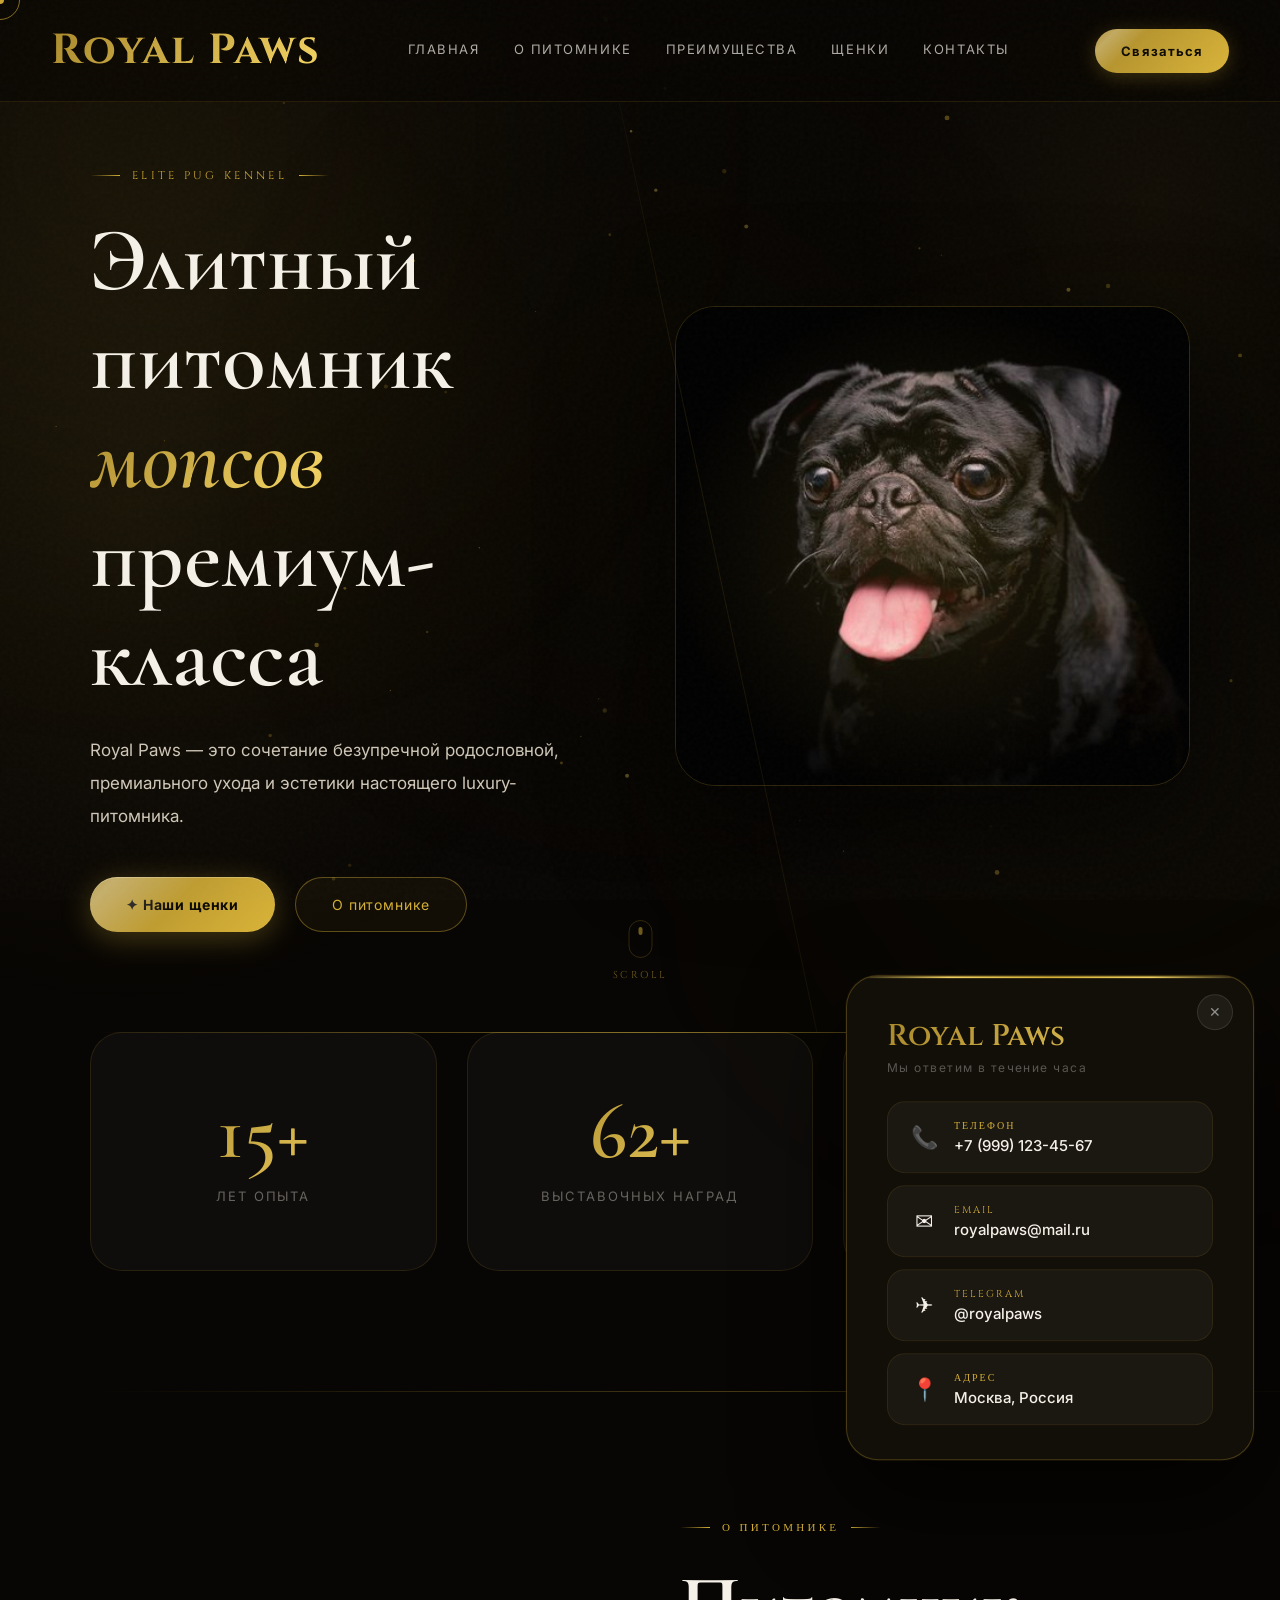
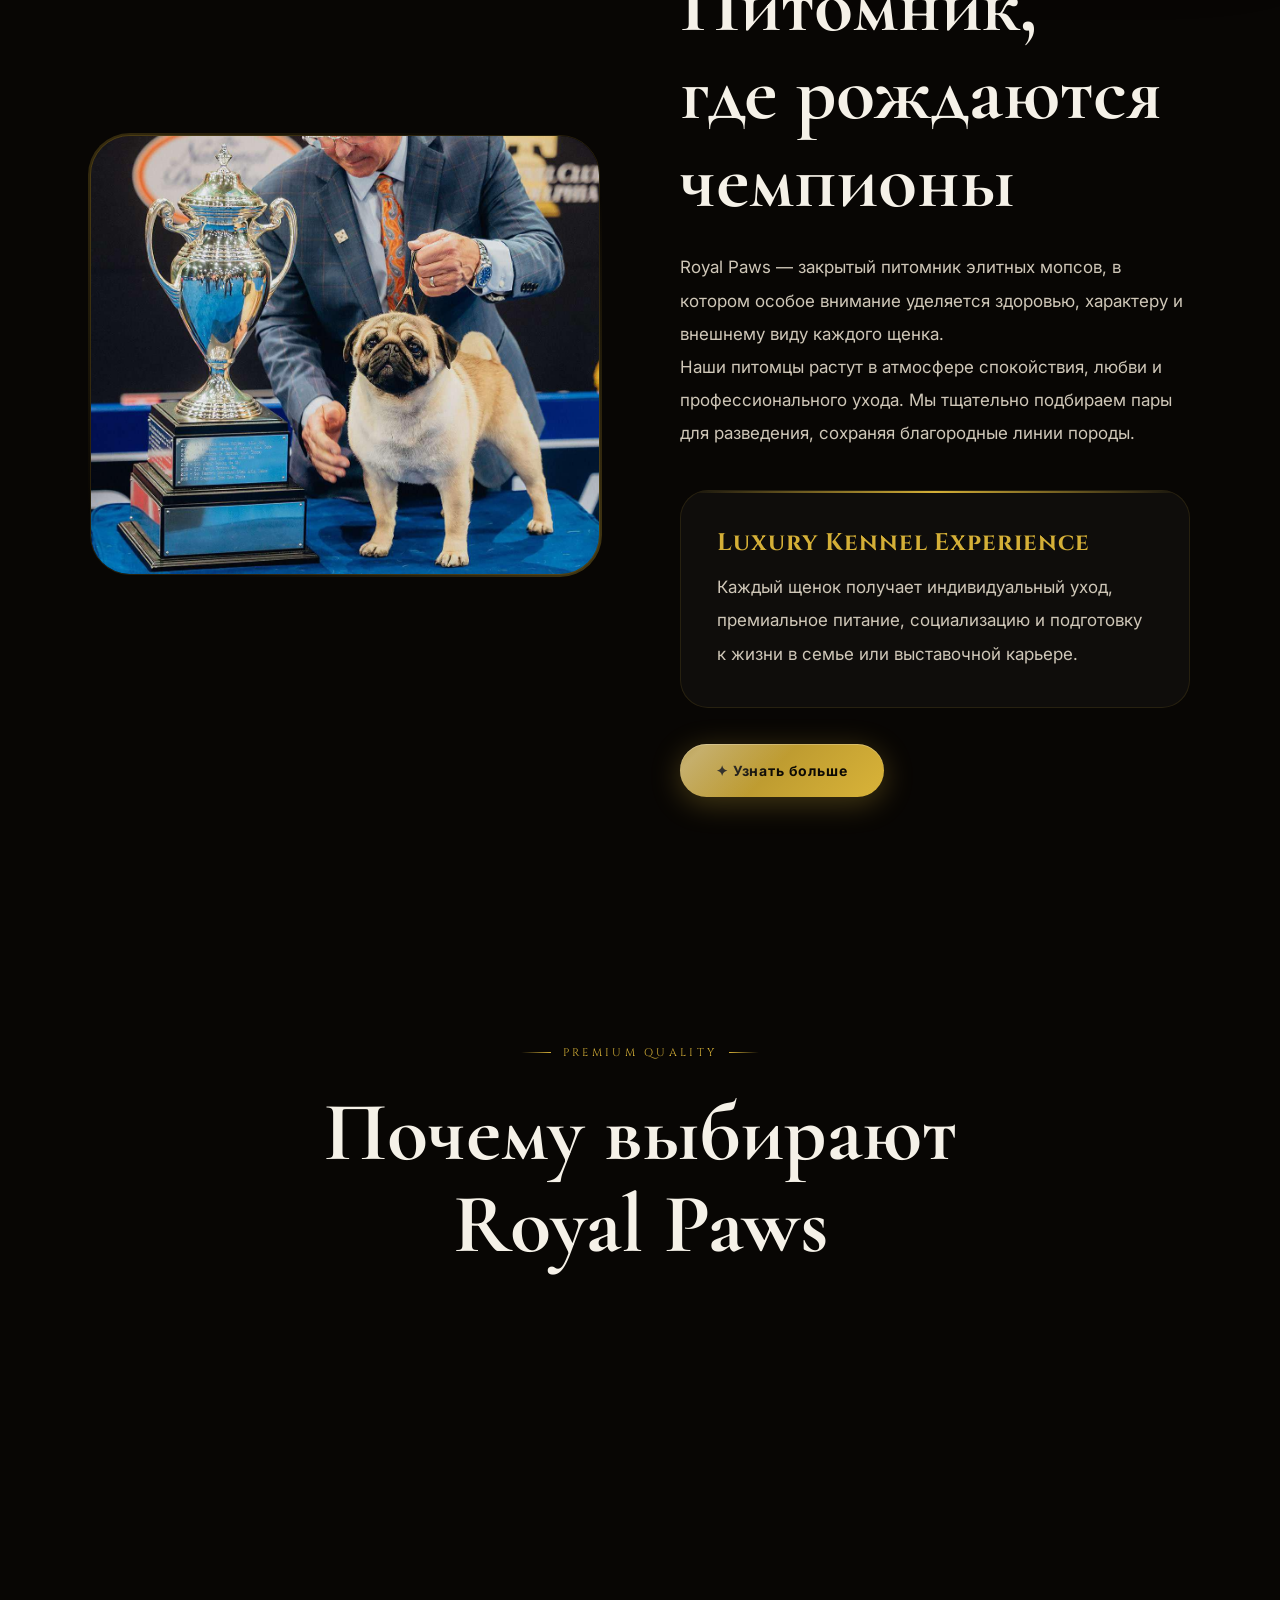
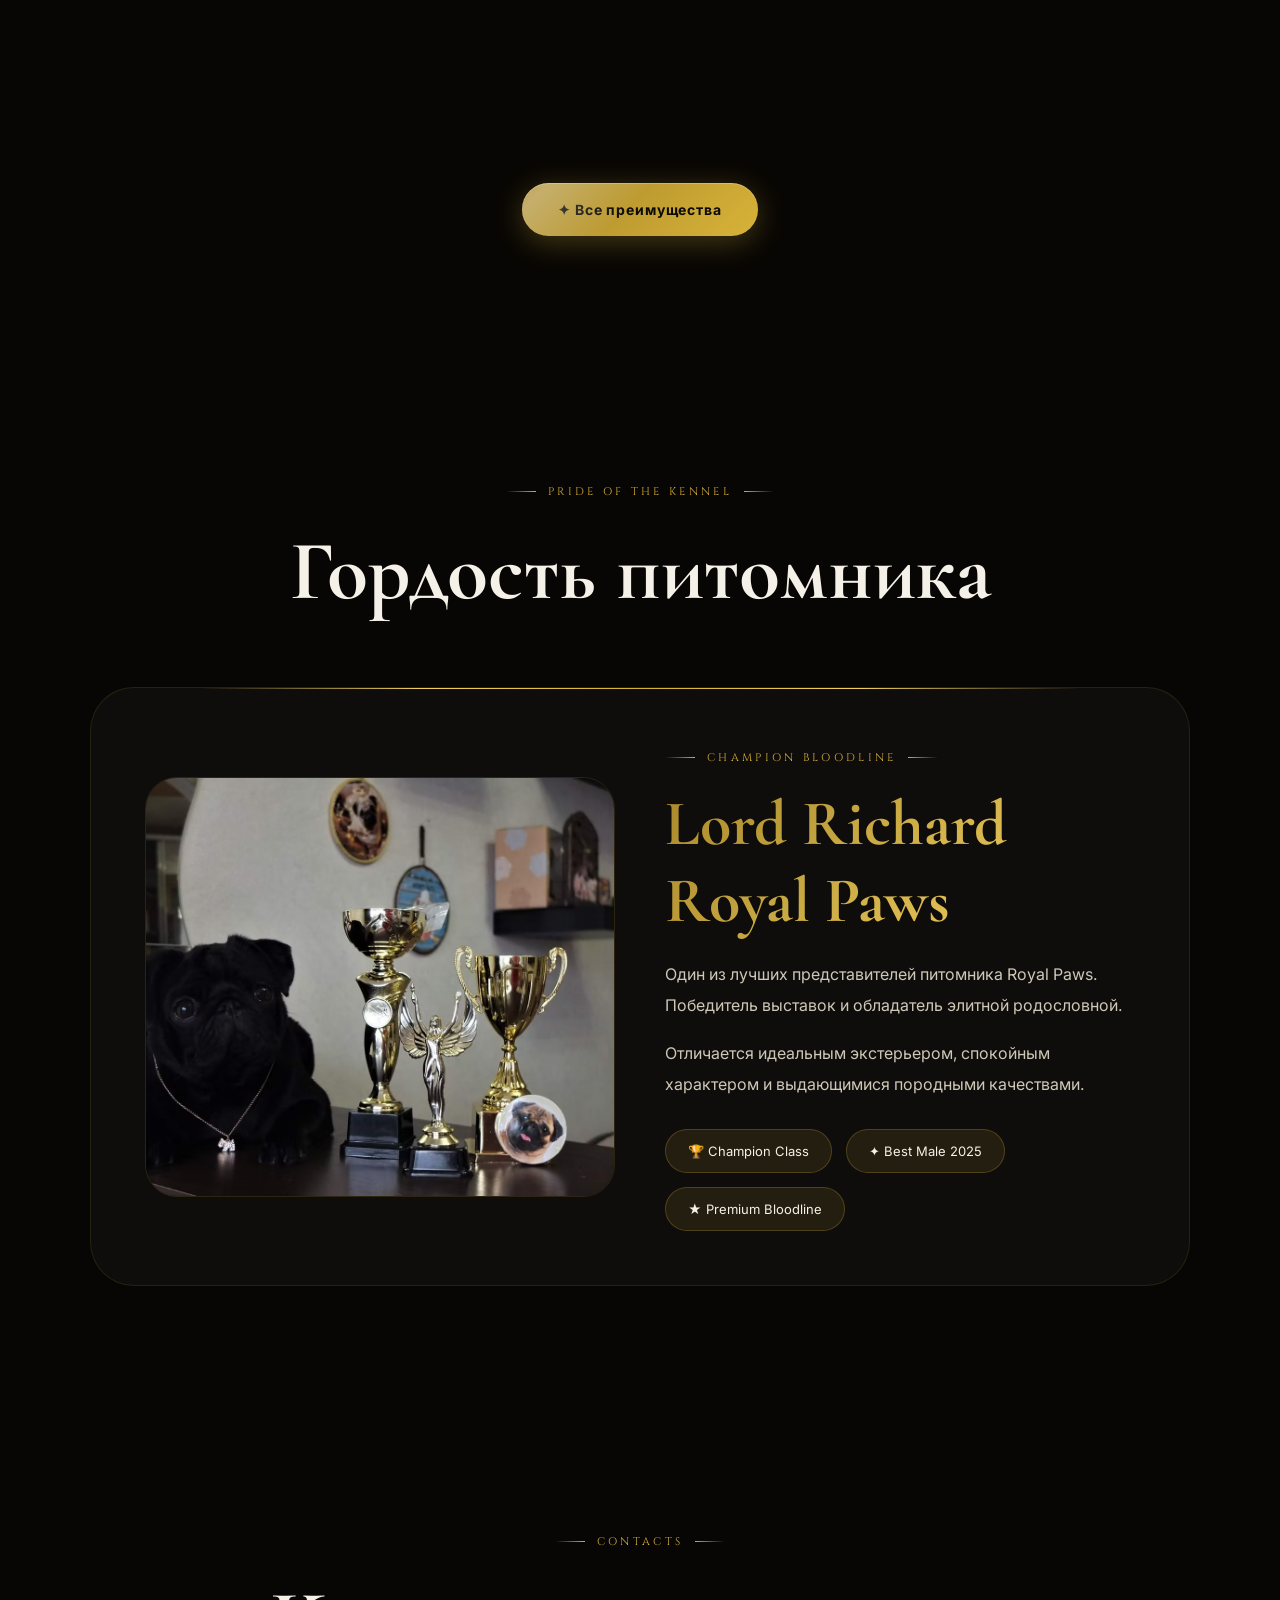
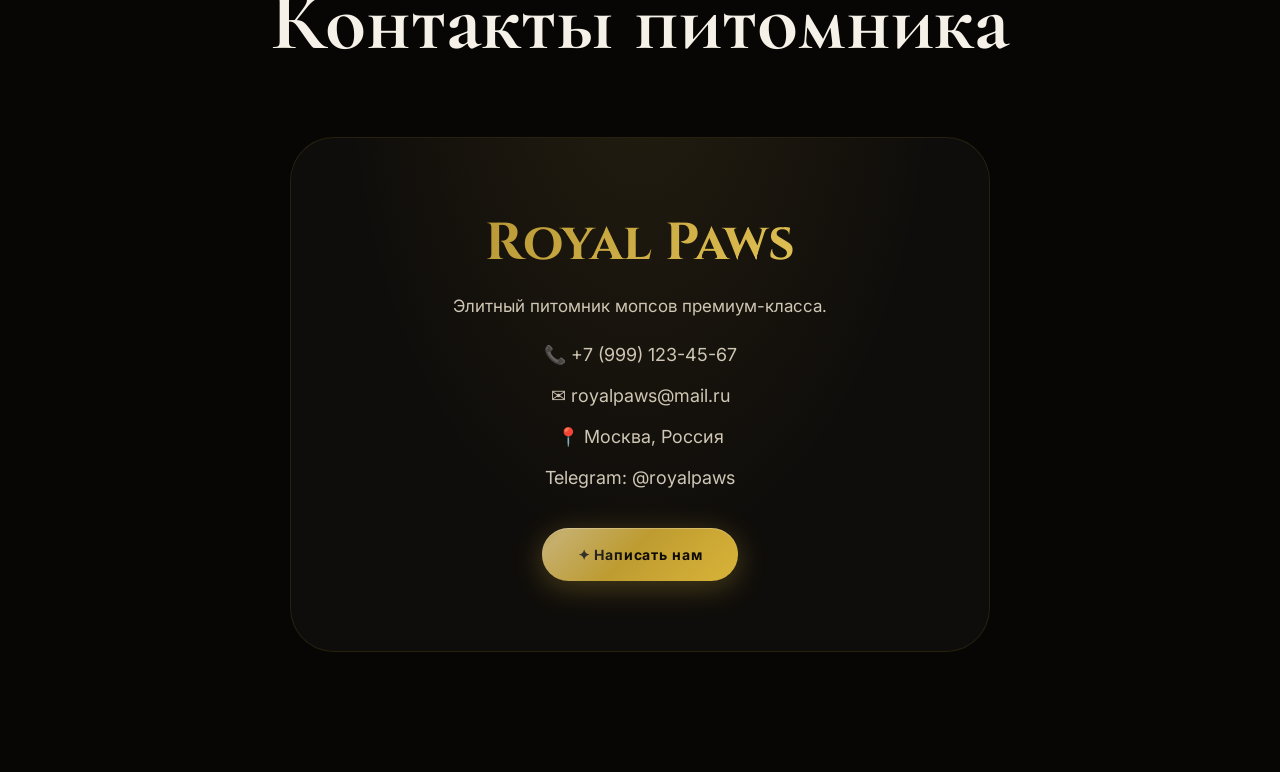
<file: index.html>
<!DOCTYPE html>
<html lang="ru">
<head>
<meta charset="UTF-8">
<meta name="viewport" content="width=device-width, initial-scale=1.0">
<title>Royal Paws — Elite Pug Kennel</title>
<link rel="preconnect" href="https://fonts.googleapis.com">
<link href="https://fonts.googleapis.com/css2?family=Cormorant+Garamond:ital,wght@0,300;0,400;0,500;0,600;0,700;1,400;1,600&family=Cinzel:wght@400;500;600;700;900&family=Inter:wght@300;400;500;600&display=swap" rel="stylesheet">
<link rel="stylesheet" href="style.css">
</head>
<body>

<!-- Custom cursor -->
<div class="cursor-dot" id="cursorDot"></div>
<div class="cursor-ring" id="cursorRing"></div>

<!-- Gold particles -->
<canvas class="particles-canvas" id="particlesCanvas"></canvas>

<!-- Ambient glows -->
<div class="glow glow1"></div>
<div class="glow glow2"></div>
<div class="glow glow3"></div>

<header class="header" id="siteHeader">
    <div class="logo">Royal Paws</div>
    <nav>
        <a href="#hero">Главная</a>
        <a href="about.html">О питомнике</a>
        <a href="advantages.html">Преимущества</a>
        <a href="puppies.html">Щенки</a>
        <a href="#contacts">Контакты</a>
    </nav>
    <button class="header-btn contact-trigger-btn ripple-btn" id="contactBtnHeader">Связаться</button>
    <button class="hamburger" id="hamburger" aria-label="Меню">
        <span></span><span></span><span></span>
    </button>
</header>

<!-- MOBILE NAV DRAWER -->
<div class="mobile-nav" id="mobileNav">
    <div class="mobile-nav-overlay" id="mobileNavOverlay"></div>
    <div class="mobile-nav-drawer">
        <div class="mobile-nav-header">
            <div class="mobile-nav-logo">Royal Paws</div>
            <button class="mobile-nav-close" id="mobileNavClose">✕</button>
        </div>
        <div class="mobile-nav-links">
            <a href="#hero">Главная</a>
            <a href="about.html">О питомнике</a>
            <a href="advantages.html">Преимущества</a>
            <a href="puppies.html">Щенки</a>
            <a href="#contacts">Контакты</a>
        </div>
        <div class="mobile-nav-footer">
            <button class="gold-btn ripple-btn contact-trigger-btn" style="width:100%;justify-content:center;">✦ Связаться</button>
        </div>
    </div>
</div>

<section class="hero" id="hero">
    <div class="hero-content">
        <span class="premium-label">ELITE PUG KENNEL</span>
        <h1>Элитный питомник<br><em>мопсов</em><br>премиум-класса</h1>
        <p>Royal Paws — это сочетание безупречной родословной, премиального ухода и эстетики настоящего luxury-питомника.</p>
        <div class="hero-buttons">
            <a href="puppies.html" class="gold-btn ripple-btn">✦ Наши щенки</a>
            <a href="about.html" class="outline-btn"><span>О питомнике</span></a>
        </div>
    </div>

    <div class="hero-image floating">
        <img src="images/hero-dog.jpg" alt="Royal Paws — главное фото" class="hero-img">
    </div>

    <div class="scroll-indicator">
        <div class="scroll-mouse"></div>
        <span>SCROLL</span>
    </div>
</section>

<section class="stats fade-up stagger-children" id="stats">
    <div class="stat-card">
        <h2 class="count-up" data-target="15">0</h2>
        <p>лет опыта</p>
    </div>
    <div class="stat-card">
        <h2 class="count-up" data-target="62">0</h2>
        <p>выставочных наград</p>
    </div>
    <div class="stat-card">
        <h2 class="count-up" data-target="100">0</h2>
        <p>% ветеринарный контроль</p>
    </div>
</section>

<div class="gold-divider" style="margin: 0 7%;"></div>

<section class="about fade-up" id="about">
    <div class="about-image fade-left">
        <img src="images/about-kennel.jpg" alt="О питомнике" class="about-img">
    </div>
    <div class="about-content fade-right">
        <span class="premium-label">О ПИТОМНИКЕ</span>
        <h2>Питомник,<br>где рождаются<br>чемпионы</h2>
        <p>Royal Paws — закрытый питомник элитных мопсов, в котором особое внимание уделяется здоровью, характеру и внешнему виду каждого щенка.</p>
        <p>Наши питомцы растут в атмосфере спокойствия, любви и профессионального ухода. Мы тщательно подбираем пары для разведения, сохраняя благородные линии породы.</p>
        <div class="about-box">
            <h3>Luxury Kennel Experience</h3>
            <p>Каждый щенок получает индивидуальный уход, премиальное питание, социализацию и подготовку к жизни в семье или выставочной карьере.</p>
        </div>
        <div style="margin-top:36px;">
            <a href="about.html" class="gold-btn ripple-btn">✦ Узнать больше</a>
        </div>
    </div>
</section>

<section class="advantages fade-up" id="advantages">
    <div class="section-title">
        <span class="premium-label">PREMIUM QUALITY</span>
        <h2>Почему выбирают<br>Royal Paws</h2>
    </div>
    <div class="advantages-grid stagger-children">
        <div class="advantage-card">
            <div class="icon">✦</div>
            <h3>Чистая родословная</h3>
            <p>Щенки от титулованных родителей с подтверждёнными документами РКФ и FCI.</p>
        </div>
        <div class="advantage-card">
            <div class="icon">✦</div>
            <h3>Премиальное содержание</h3>
            <p>Просторные помещения, качественное питание и постоянный ветеринарный уход.</p>
        </div>
        <div class="advantage-card">
            <div class="icon">✦</div>
            <h3>Идеальный характер</h3>
            <p>Спокойные, дружелюбные и идеально социализированные щенки с рождения.</p>
        </div>
    </div>
    <div style="text-align:center;margin-top:54px;">
        <a href="advantages.html" class="gold-btn ripple-btn">✦ Все преимущества</a>
    </div>
</section>

<section class="pride fade-up" id="pride">
    <div class="section-title">
        <span class="premium-label">PRIDE OF THE KENNEL</span>
        <h2>Гордость питомника</h2>
    </div>
    <div class="pride-card">
        <div class="pride-image">
            <img src="images/pride-dog.jpg" alt="Lord Richard Royal Paws" class="pride-img">
        </div>
        <div class="pride-content">
            <span class="premium-label">CHAMPION BLOODLINE</span>
            <h3>Lord Richard<br>Royal Paws</h3>
            <p>Один из лучших представителей питомника Royal Paws. Победитель выставок и обладатель элитной родословной.</p>
            <p>Отличается идеальным экстерьером, спокойным характером и выдающимися породными качествами.</p>
            <div class="pride-awards">
                <div class="award">🏆 Champion Class</div>
                <div class="award">✦ Best Male 2025</div>
                <div class="award">★ Premium Bloodline</div>
            </div>
        </div>
    </div>
</section>

<section class="contacts fade-up" id="contacts">
    <div class="section-title">
        <span class="premium-label">CONTACTS</span>
        <h2>Контакты питомника</h2>
    </div>
    <div class="contact-card">
        <h3>Royal Paws</h3>
        <p>Элитный питомник мопсов премиум-класса.</p>
        <div class="contact-item">📞 +7 (999) 123-45-67</div>
        <div class="contact-item">✉ royalpaws@mail.ru</div>
        <div class="contact-item">📍 Москва, Россия</div>
        <div class="contact-item">Telegram: @royalpaws</div>
        <div style="margin-top: 40px;">
            <button class="gold-btn contact-trigger-btn ripple-btn" style="margin:auto;">✦ Написать нам</button>
        </div>
    </div>
</section>

<div class="modal" id="modal">
    <div class="modal-content">
        <span class="close" onclick="closeModal()">×</span>
        <h2>Royal Paws</h2>
        <p>Для бронирования щенка свяжитесь с нами.</p>
        <a href="tel:+79991234567">+7 (999) 123-45-67</a>
    </div>
</div>

<!-- CONTACT POPUP -->
<div class="contact-popup" id="contactPopup">
    <div class="contact-popup-inner">
        <button class="contact-popup-close" id="closePopup">✕</button>
        <div class="contact-popup-logo">Royal Paws</div>
        <p class="contact-popup-subtitle">Мы ответим в течение часа</p>
        <div class="contact-popup-items">
            <a href="tel:+79991234567" class="contact-popup-item">
                <span class="cp-icon">📞</span>
                <div>
                    <div class="cp-label">Телефон</div>
                    <div class="cp-value">+7 (999) 123-45-67</div>
                </div>
            </a>
            <a href="mailto:royalpaws@mail.ru" class="contact-popup-item">
                <span class="cp-icon">✉</span>
                <div>
                    <div class="cp-label">Email</div>
                    <div class="cp-value">royalpaws@mail.ru</div>
                </div>
            </a>
            <a href="https://t.me/royalpaws" class="contact-popup-item">
                <span class="cp-icon">✈</span>
                <div>
                    <div class="cp-label">Telegram</div>
                    <div class="cp-value">@royalpaws</div>
                </div>
            </a>
            <div class="contact-popup-item" style="cursor:default;">
                <span class="cp-icon">📍</span>
                <div>
                    <div class="cp-label">Адрес</div>
                    <div class="cp-value">Москва, Россия</div>
                </div>
            </div>
        </div>
    </div>
</div>
<div class="contact-popup-overlay" id="popupOverlay"></div>




<script src="js/main.js"></script>
<script src="js/contact-popup.js"></script>
<script src="js/mobile-nav.js"></script>
<script src="js/index.js"></script>
</body>
</html>
</file>
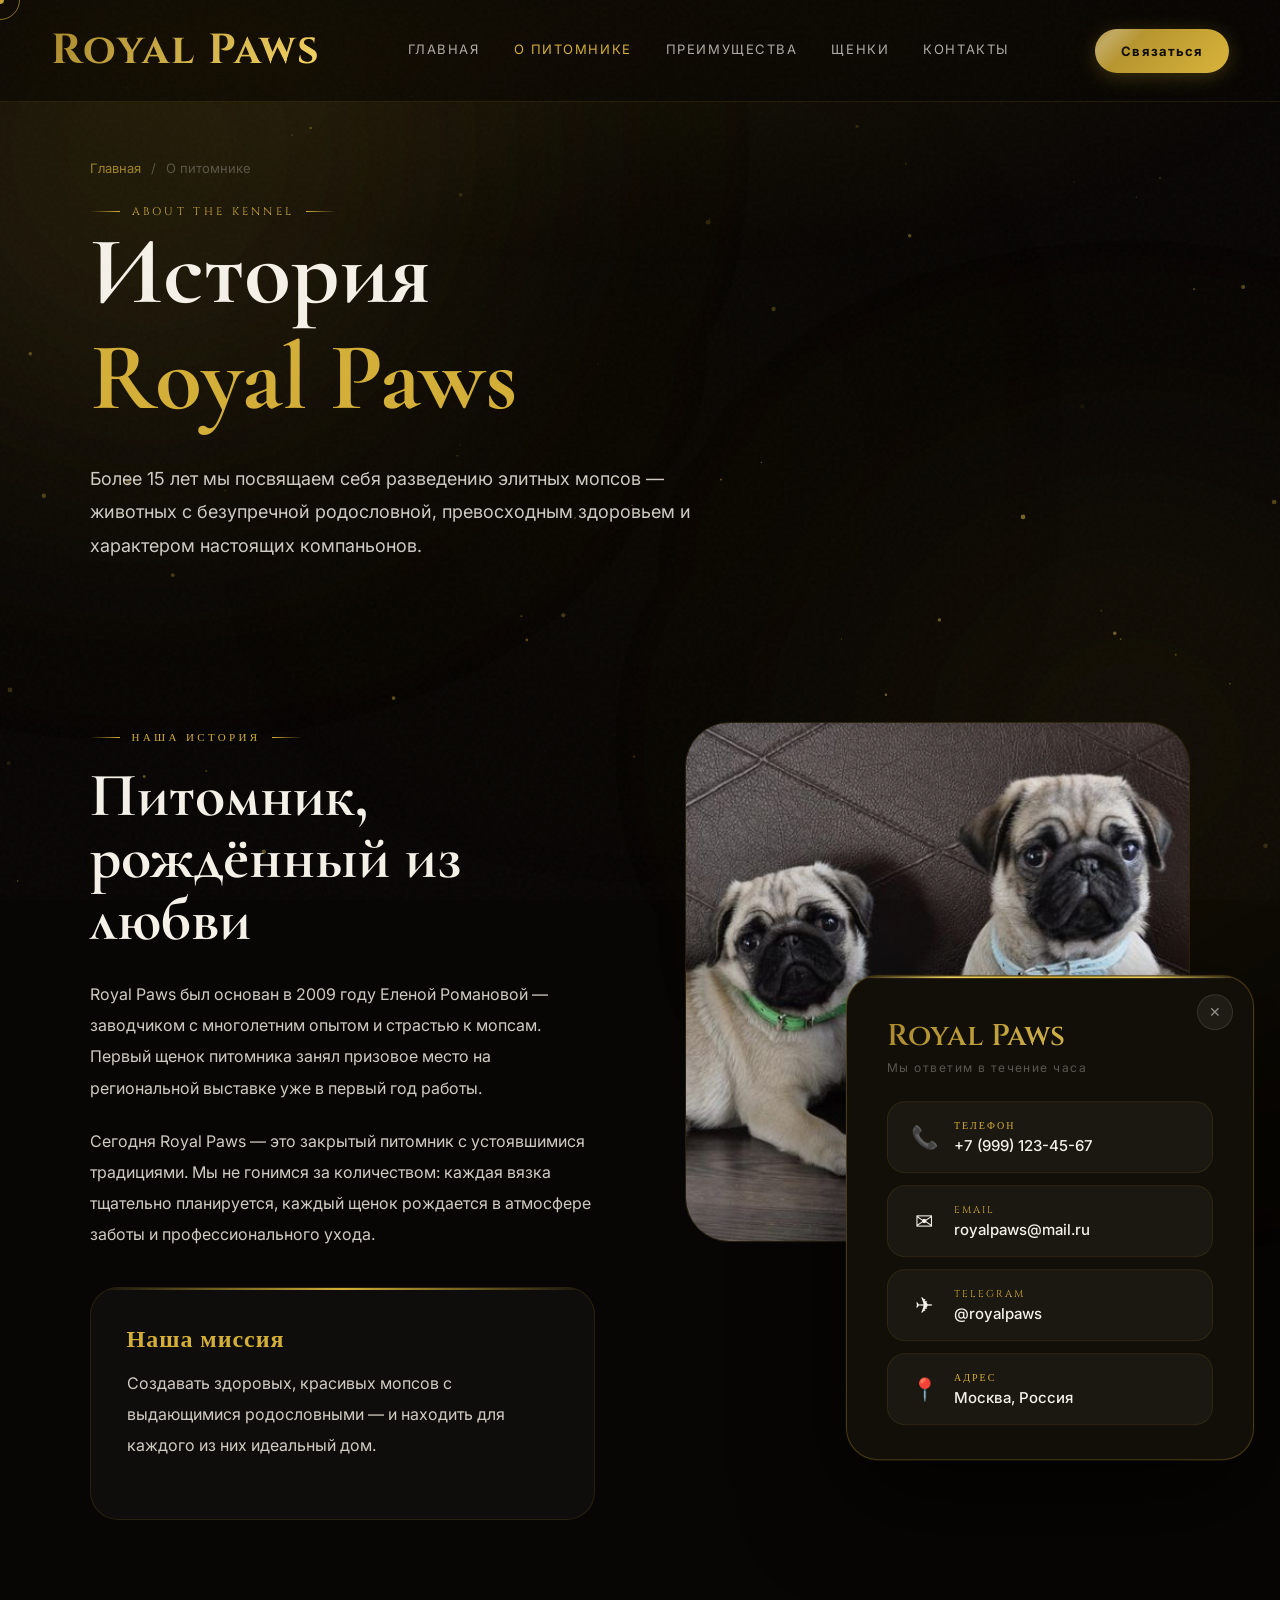
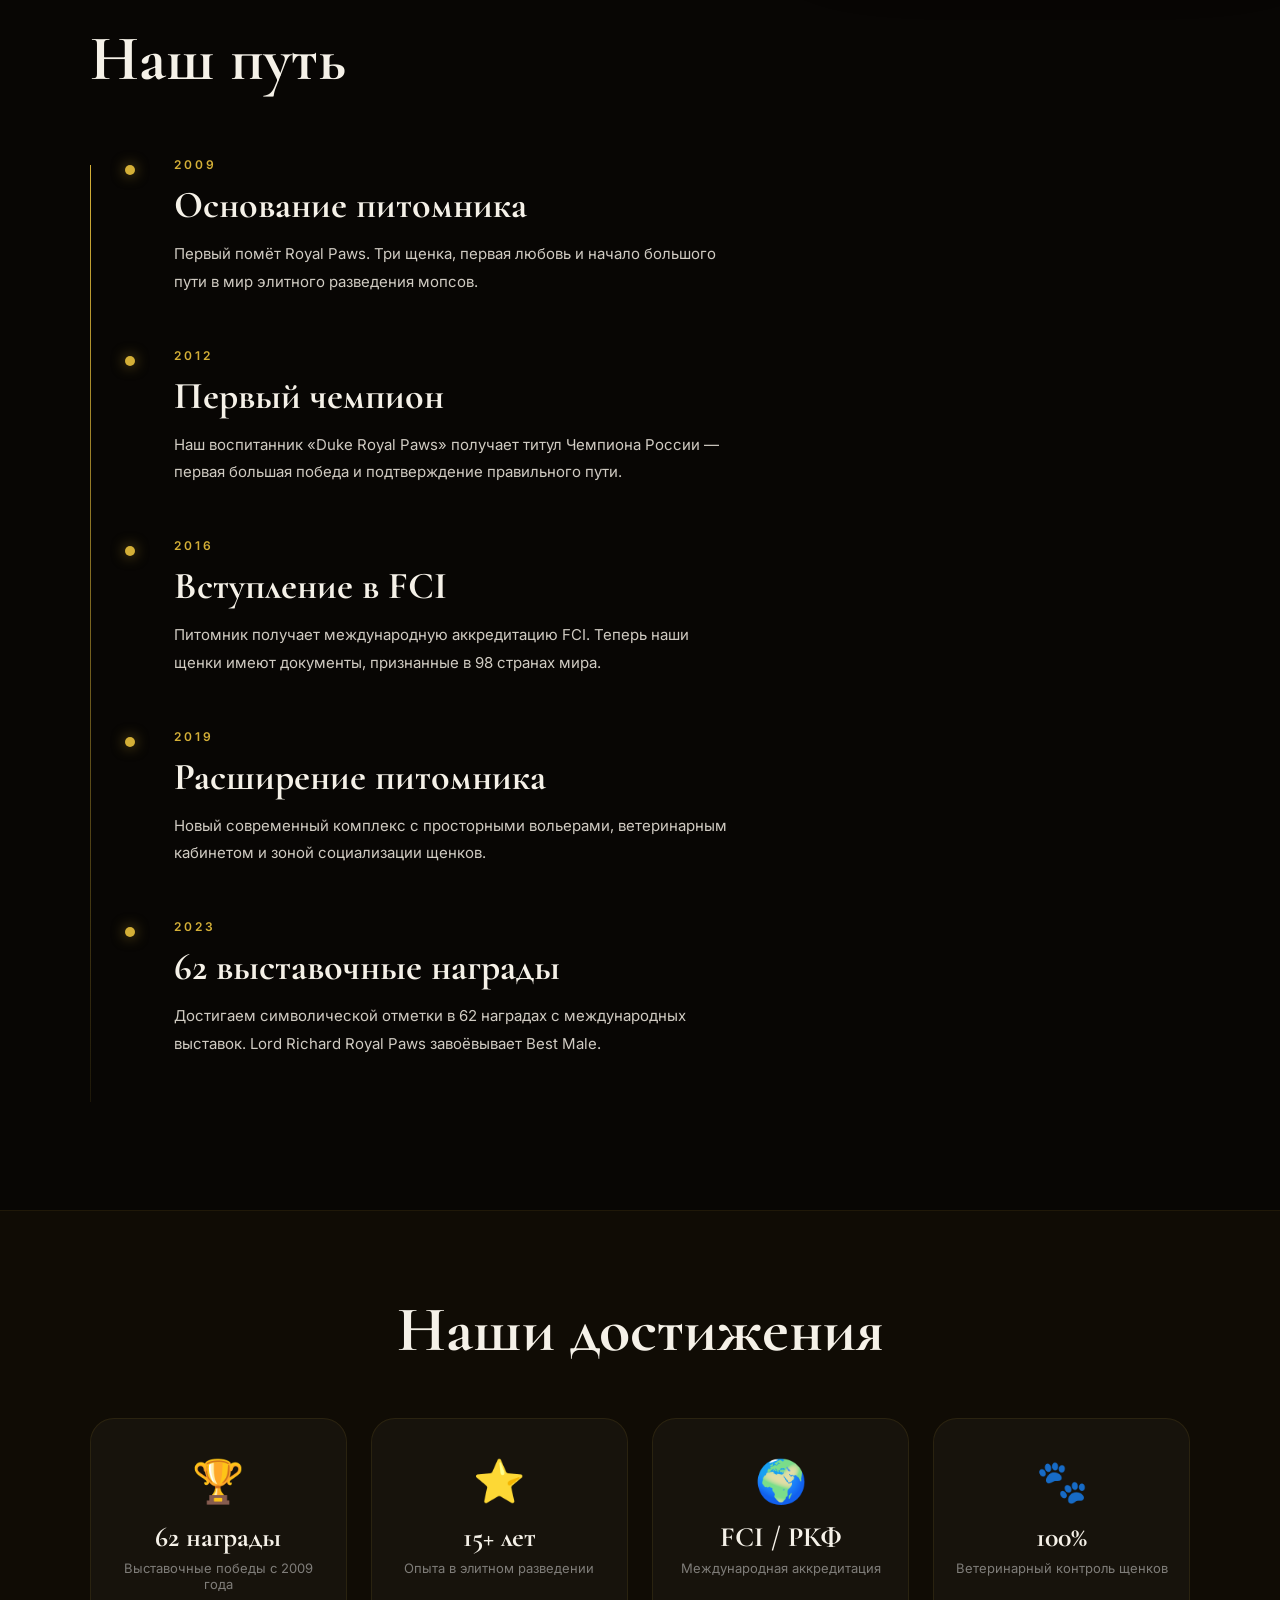
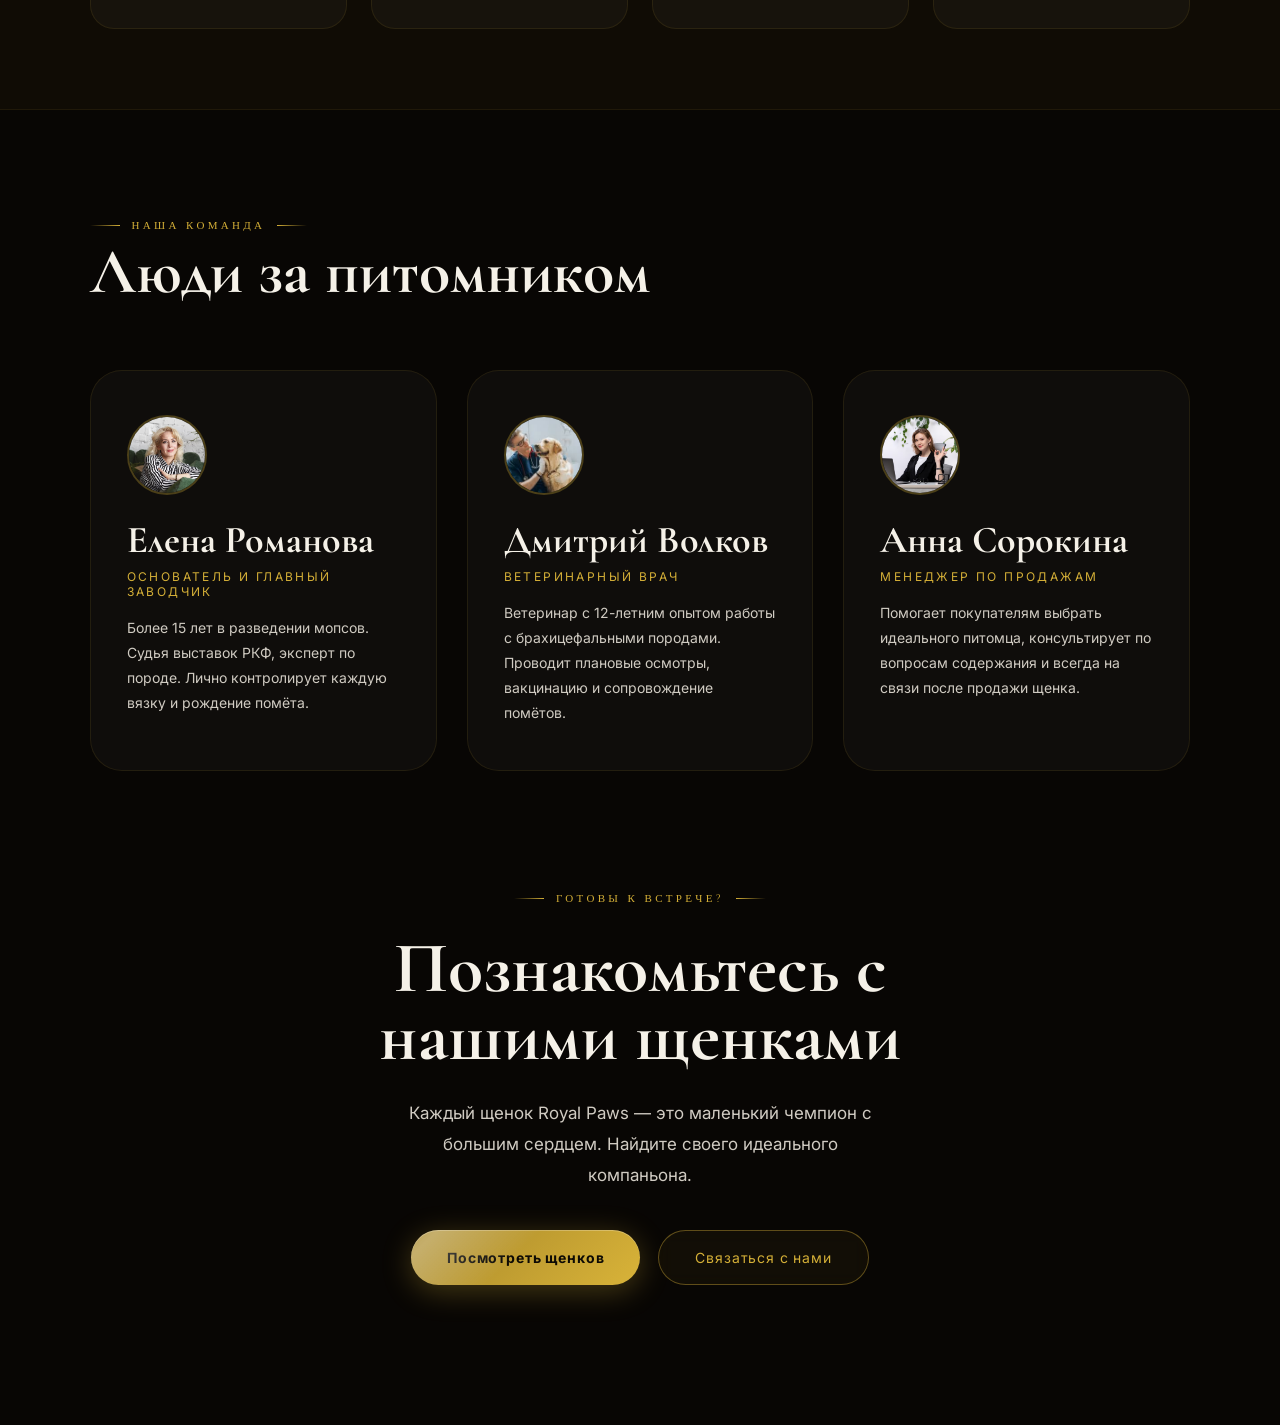
<file: about.html>
<!DOCTYPE html>
<html lang="ru">
<head>
<meta charset="UTF-8">
<meta name="viewport" content="width=device-width, initial-scale=1.0">
<title>О питомнике — Royal Paws</title>
<link rel="preconnect" href="https://fonts.googleapis.com">
<link href="https://fonts.googleapis.com/css2?family=Cormorant+Garamond:ital,wght@0,300;0,400;0,500;0,600;0,700;1,400;1,600&family=Cinzel:wght@400;500;600;700;900&family=Inter:wght@300;400;500;600&display=swap" rel="stylesheet">
<link rel="stylesheet" href="style.css">
<style>
/* ===== PAGE-SPECIFIC STYLES ===== */
.page-hero {
    min-height: 55vh;
    padding: 160px 7% 80px;
    display: flex;
    flex-direction: column;
    justify-content: center;
    position: relative;
    overflow: hidden;
}

.page-hero::before {
    content: '';
    position: absolute;
    inset: 0;
    background: radial-gradient(ellipse 80% 60% at 50% 0%, rgba(212,175,55,.08) 0%, transparent 70%);
    pointer-events: none;
}

.breadcrumb {
    display: flex;
    align-items: center;
    gap: 10px;
    margin-bottom: 28px;
    font-size: 13px;
    color: rgba(255,255,255,.4);
}
.breadcrumb a { color: rgba(212,175,55,.7); text-decoration: none; transition: .2s; }
.breadcrumb a:hover { color: #d4af37; }
.breadcrumb span { color: rgba(255,255,255,.25); }

.page-hero h1 {
    font-family: 'Cormorant Garamond', serif;
    font-size: 96px;
    line-height: 1.1;
    max-width: 800px;
}

.page-hero p {
    font-size: 18px;
    color: #d0cbc2;
    line-height: 1.85;
    max-width: 620px;
    margin-top: 32px;
}

/* ===== STORY SECTION ===== */
.story {
    padding: 80px 7% 100px;
    display: grid;
    grid-template-columns: 1fr 1fr;
    gap: 90px;
    align-items: start;
}

.story-text h2 {
    font-family: 'Cormorant Garamond', serif;
    font-size: 62px;
    line-height: 1;
    margin: 20px 0 28px;
}

.story-text p {
    color: #d0cbc2;
    line-height: 1.95;
    font-size: 16px;
    margin-bottom: 22px;
}

.story-image-wrap {
    position: sticky;
    top: 120px;
}

.story-img-placeholder {
    width: 100%;
    min-height: 520px;
    border-radius: 44px;
    background: rgba(212,175,55,.06);
    border: 1px solid rgba(212,175,55,.15);
    display: flex;
    align-items: center;
    justify-content: center;
    font-size: 110px;
}

.story-img {
    width: 100%;
    height: 520px;
    object-fit: cover;
    border-radius: 44px;
    border: 1px solid rgba(212,175,55,.15);
    display: block;
}

/* ===== TIMELINE ===== */
.timeline-section {
    padding: 0 7% 100px;
}

.timeline-section h2 {
    font-family: 'Cormorant Garamond', serif;
    font-size: 64px;
    margin: 0 0 60px;
}

.timeline {
    position: relative;
    padding-left: 40px;
}

.timeline::before {
    content: '';
    position: absolute;
    left: 0;
    top: 8px;
    bottom: 8px;
    width: 1px;
    background: linear-gradient(to bottom, #d4af37, rgba(212,175,55,.1));
}

.timeline-item {
    position: relative;
    padding: 0 0 52px 44px;
    opacity: 0;
    transform: translateX(-24px);
    transition: .6s ease;
}

.timeline-item.show {
    opacity: 1;
    transform: translateX(0);
}

.timeline-item::before {
    content: '';
    position: absolute;
    left: -5px;
    top: 8px;
    width: 10px;
    height: 10px;
    border-radius: 50%;
    background: #d4af37;
    box-shadow: 0 0 14px rgba(212,175,55,.6);
}

.timeline-year {
    color: #d4af37;
    font-size: 12px;
    letter-spacing: .25em;
    font-weight: 600;
    margin-bottom: 10px;
}

.timeline-item h3 {
    font-family: 'Cormorant Garamond', serif;
    font-size: 38px;
    margin-bottom: 12px;
}

.timeline-item p {
    color: #d0cbc2;
    line-height: 1.85;
    font-size: 15px;
    max-width: 560px;
}

/* ===== TEAM SECTION ===== */
.team-section {
    padding: 0 7% 120px;
}

.team-section h2 {
    font-family: 'Cormorant Garamond', serif;
    font-size: 64px;
    margin: 0 0 60px;
}

.team-grid {
    display: grid;
    grid-template-columns: repeat(3, 1fr);
    gap: 30px;
}

.team-card {
    background: rgba(255,255,255,.03);
    border: 1px solid rgba(212,175,55,.1);
    border-radius: 32px;
    padding: 44px 36px;
    transition: .4s;
    opacity: 0;
    transform: translateY(30px);
}

.team-card.show {
    opacity: 1;
    transform: translateY(0);
}

.team-card:hover {
    transform: translateY(-8px);
    border-color: rgba(212,175,55,.4);
}

.team-emoji {
    font-size: 52px;
    margin-bottom: 22px;
    display: block;
}

.team-card h3 {
    font-family: 'Cormorant Garamond', serif;
    font-size: 38px;
    margin-bottom: 6px;
}

.team-role {
    color: #d4af37;
    font-size: 12px;
    letter-spacing: .2em;
    margin-bottom: 16px;
    display: block;
}

.team-card p {
    color: #d0cbc2;
    line-height: 1.8;
    font-size: 14px;
}

/* ===== AWARDS STRIP ===== */
.awards-strip {
    padding: 80px 7%;
    background: rgba(212,175,55,.04);
    border-top: 1px solid rgba(212,175,55,.08);
    border-bottom: 1px solid rgba(212,175,55,.08);
    margin-bottom: 100px;
}

.awards-strip h2 {
    font-family: 'Cormorant Garamond', serif;
    font-size: 64px;
    margin-bottom: 50px;
    text-align: center;
}

.awards-grid {
    display: grid;
    grid-template-columns: repeat(4, 1fr);
    gap: 24px;
}

.award-tile {
    text-align: center;
    padding: 36px 20px;
    background: rgba(255,255,255,.03);
    border: 1px solid rgba(212,175,55,.1);
    border-radius: 24px;
    transition: .35s;
    opacity: 0;
    transform: translateY(20px);
}

.award-tile.show {
    opacity: 1;
    transform: translateY(0);
}

.award-tile:hover {
    border-color: #d4af37;
    transform: translateY(-6px);
}

.award-tile .award-icon { font-size: 42px; margin-bottom: 14px; }
.award-tile h4 { font-family: 'Cormorant Garamond', serif; font-size: 28px; margin-bottom: 6px; }
.award-tile p { color: rgba(255,255,255,.45); font-size: 13px; }

/* ===== CTA ===== */
.about-cta {
    padding: 0 7% 140px;
    text-align: center;
    display: flex;
    flex-direction: column;
    align-items: center;
    gap: 28px;
}

.about-cta h2 {
    font-family: 'Cormorant Garamond', serif;
    font-size: 72px;
    max-width: 680px;
    line-height: .95;
}

.about-cta p {
    color: #d0cbc2;
    font-size: 17px;
    max-width: 480px;
    line-height: 1.8;
}

.cta-buttons {
    display: flex;
    gap: 18px;
    flex-wrap: wrap;
    justify-content: center;
    margin-top: 12px;
}

/* ===== RESPONSIVE ===== */
@media(max-width: 980px) {
    .page-hero h1 { font-size: 58px; }
    .story { grid-template-columns: 1fr; gap: 48px; }
    .story-image-wrap { position: static; }
    .team-grid { grid-template-columns: 1fr; }
    .awards-grid { grid-template-columns: repeat(2, 1fr); }
    .about-cta h2 { font-size: 52px; }
}
</style>
</head>
<body>
<div class="cursor-dot" id="cursorDot"></div>
<div class="cursor-ring" id="cursorRing"></div>
<canvas class="particles-canvas" id="particlesCanvas"></canvas>
<div class="glow glow1"></div>
<div class="glow glow2"></div>
<div class="glow glow3"></div>

<div class="glow glow1"></div>
<div class="glow glow2"></div>

<header class="header">
    <a href="index.html" class="logo" style="text-decoration:none;">Royal Paws</a>
    <nav>
        <a href="index.html">Главная</a>
        <a href="about.html" style="color:#d4af37;">О питомнике</a>
        <a href="advantages.html">Преимущества</a>
        <a href="puppies.html">Щенки</a>
        <a href="index.html#contacts">Контакты</a>
    </nav>
    <button class="header-btn contact-trigger-btn" id="contactBtnHeader">Связаться</button>
    <button class="hamburger" id="hamburger" aria-label="Меню"><span></span><span></span><span></span></button>
</header>

<!-- MOBILE NAV DRAWER -->
<div class="mobile-nav" id="mobileNav">
    <div class="mobile-nav-overlay" id="mobileNavOverlay"></div>
    <div class="mobile-nav-drawer">
        <div class="mobile-nav-header">
            <div class="mobile-nav-logo">Royal Paws</div>
            <button class="mobile-nav-close" id="mobileNavClose">✕</button>
        </div>
        <div class="mobile-nav-links">
            <a href="index.html">Главная</a>
            <a href="about.html">О питомнике</a>
            <a href="advantages.html">Преимущества</a>
            <a href="puppies.html">Щенки</a>
            <a href="index.html#contacts">Контакты</a>
        </div>
        <div class="mobile-nav-footer">
            <button class="gold-btn ripple-btn contact-trigger-btn" style="width:100%;justify-content:center;">✦ Связаться</button>
        </div>
    </div>
</div>

<!-- PAGE HERO -->
<section class="page-hero">
    <div class="breadcrumb">
        <a href="index.html">Главная</a>
        <span>/</span>
        <span>О питомнике</span>
    </div>
    <span class="premium-label">ABOUT THE KENNEL</span>
    <h1>История<br><span style="color:#d4af37;">Royal Paws</span></h1>
    <p>Более 15 лет мы посвящаем себя разведению элитных мопсов — животных с безупречной родословной, превосходным здоровьем и характером настоящих компаньонов.</p>
</section>

<!-- STORY -->
<section class="story">
    <div class="story-text fade-up">
        <span class="premium-label">НАША ИСТОРИЯ</span>
        <h2>Питомник, рождённый из любви</h2>
        <p>Royal Paws был основан в 2009 году Еленой Романовой — заводчиком с многолетним опытом и страстью к мопсам. Первый щенок питомника занял призовое место на региональной выставке уже в первый год работы.</p>
        <p>Сегодня Royal Paws — это закрытый питомник с устоявшимися традициями. Мы не гонимся за количеством: каждая вязка тщательно планируется, каждый щенок рождается в атмосфере заботы и профессионального ухода.</p>
        <div class="about-box" style="margin-top:36px;">
            <h3>Наша миссия</h3>
            <p>Создавать здоровых, красивых мопсов с выдающимися родословными — и находить для каждого из них идеальный дом.</p>
        </div>
    </div>
    <div class="story-image-wrap fade-up">
        <img src="images/about-story.jpg" alt="История питомника" class="story-img">
    </div>
</section>

<!-- TIMELINE -->
<section class="timeline-section">
    <h2>Наш путь</h2>
    <div class="timeline">
        <div class="timeline-item">
            <div class="timeline-year">2009</div>
            <h3>Основание питомника</h3>
            <p>Первый помёт Royal Paws. Три щенка, первая любовь и начало большого пути в мир элитного разведения мопсов.</p>
        </div>
        <div class="timeline-item">
            <div class="timeline-year">2012</div>
            <h3>Первый чемпион</h3>
            <p>Наш воспитанник «Duke Royal Paws» получает титул Чемпиона России — первая большая победа и подтверждение правильного пути.</p>
        </div>
        <div class="timeline-item">
            <div class="timeline-year">2016</div>
            <h3>Вступление в FCI</h3>
            <p>Питомник получает международную аккредитацию FCI. Теперь наши щенки имеют документы, признанные в 98 странах мира.</p>
        </div>
        <div class="timeline-item">
            <div class="timeline-year">2019</div>
            <h3>Расширение питомника</h3>
            <p>Новый современный комплекс с просторными вольерами, ветеринарным кабинетом и зоной социализации щенков.</p>
        </div>
        <div class="timeline-item">
            <div class="timeline-year">2023</div>
            <h3>62 выставочные награды</h3>
            <p>Достигаем символической отметки в 62 наградах с международных выставок. Lord Richard Royal Paws завоёвывает Best Male.</p>
        </div>
    </div>
</section>

<!-- AWARDS -->
<div class="awards-strip">
    <h2>Наши достижения</h2>
    <div class="awards-grid">
        <div class="award-tile fade-up">
            <div class="award-icon">🏆</div>
            <h4>62 награды</h4>
            <p>Выставочные победы с 2009 года</p>
        </div>
        <div class="award-tile fade-up">
            <div class="award-icon">⭐</div>
            <h4>15+ лет</h4>
            <p>Опыта в элитном разведении</p>
        </div>
        <div class="award-tile fade-up">
            <div class="award-icon">🌍</div>
            <h4>FCI / РКФ</h4>
            <p>Международная аккредитация</p>
        </div>
        <div class="award-tile fade-up">
            <div class="award-icon">🐾</div>
            <h4>100%</h4>
            <p>Ветеринарный контроль щенков</p>
        </div>
    </div>
</div>

<!-- TEAM -->
<section class="team-section">
    <span class="premium-label">НАША КОМАНДА</span>
    <h2>Люди за питомником</h2>
    <div class="team-grid">
        <div class="team-card">
            <img src="images/team-elena.jpg" alt="Елена Романова" class="team-photo">
            <h3>Елена Романова</h3>
            <span class="team-role">ОСНОВАТЕЛЬ И ГЛАВНЫЙ ЗАВОДЧИК</span>
            <p>Более 15 лет в разведении мопсов. Судья выставок РКФ, эксперт по породе. Лично контролирует каждую вязку и рождение помёта.</p>
        </div>
        <div class="team-card">
            <img src="images/team-dmitry.jpg" alt="Дмитрий Волков" class="team-photo">
            <h3>Дмитрий Волков</h3>
            <span class="team-role">ВЕТЕРИНАРНЫЙ ВРАЧ</span>
            <p>Ветеринар с 12-летним опытом работы с брахицефальными породами. Проводит плановые осмотры, вакцинацию и сопровождение помётов.</p>
        </div>
        <div class="team-card">
            <img src="images/team-anna.jpg" alt="Анна Сорокина" class="team-photo">
            <h3>Анна Сорокина</h3>
            <span class="team-role">МЕНЕДЖЕР ПО ПРОДАЖАМ</span>
            <p>Помогает покупателям выбрать идеального питомца, консультирует по вопросам содержания и всегда на связи после продажи щенка.</p>
        </div>
    </div>
</section>

<!-- CTA -->
<section class="about-cta fade-up">
    <span class="premium-label">ГОТОВЫ К ВСТРЕЧЕ?</span>
    <h2>Познакомьтесь с нашими щенками</h2>
    <p>Каждый щенок Royal Paws — это маленький чемпион с большим сердцем. Найдите своего идеального компаньона.</p>
    <div class="cta-buttons">
        <a href="puppies.html" class="gold-btn">Посмотреть щенков</a>
        <button class="outline-btn contact-trigger-btn">Связаться с нами</button>
    </div>
</section>

<!-- CONTACT POPUP (floating) -->
<div class="contact-popup" id="contactPopup">
    <div class="contact-popup-inner">
        <button class="contact-popup-close" id="closePopup">✕</button>
        <div class="contact-popup-logo">Royal Paws</div>
        <p class="contact-popup-subtitle">Мы ответим в течение часа</p>
        <div class="contact-popup-items">
            <a href="tel:+79991234567" class="contact-popup-item">
                <span class="cp-icon">📞</span>
                <div>
                    <div class="cp-label">Телефон</div>
                    <div class="cp-value">+7 (999) 123-45-67</div>
                </div>
            </a>
            <a href="mailto:royalpaws@mail.ru" class="contact-popup-item">
                <span class="cp-icon">✉</span>
                <div>
                    <div class="cp-label">Email</div>
                    <div class="cp-value">royalpaws@mail.ru</div>
                </div>
            </a>
            <a href="https://t.me/royalpaws" class="contact-popup-item">
                <span class="cp-icon">✈</span>
                <div>
                    <div class="cp-label">Telegram</div>
                    <div class="cp-value">@royalpaws</div>
                </div>
            </a>
            <div class="contact-popup-item" style="cursor:default;">
                <span class="cp-icon">📍</span>
                <div>
                    <div class="cp-label">Адрес</div>
                    <div class="cp-value">Москва, Россия</div>
                </div>
            </div>
        </div>
    </div>
</div>
<div class="contact-popup-overlay" id="popupOverlay"></div>
<script src="js/main.js"></script>
<script src="js/contact-popup.js"></script>
<script src="js/mobile-nav.js"></script>
<script src="js/about.js"></script>
</body>
</html>
</file>
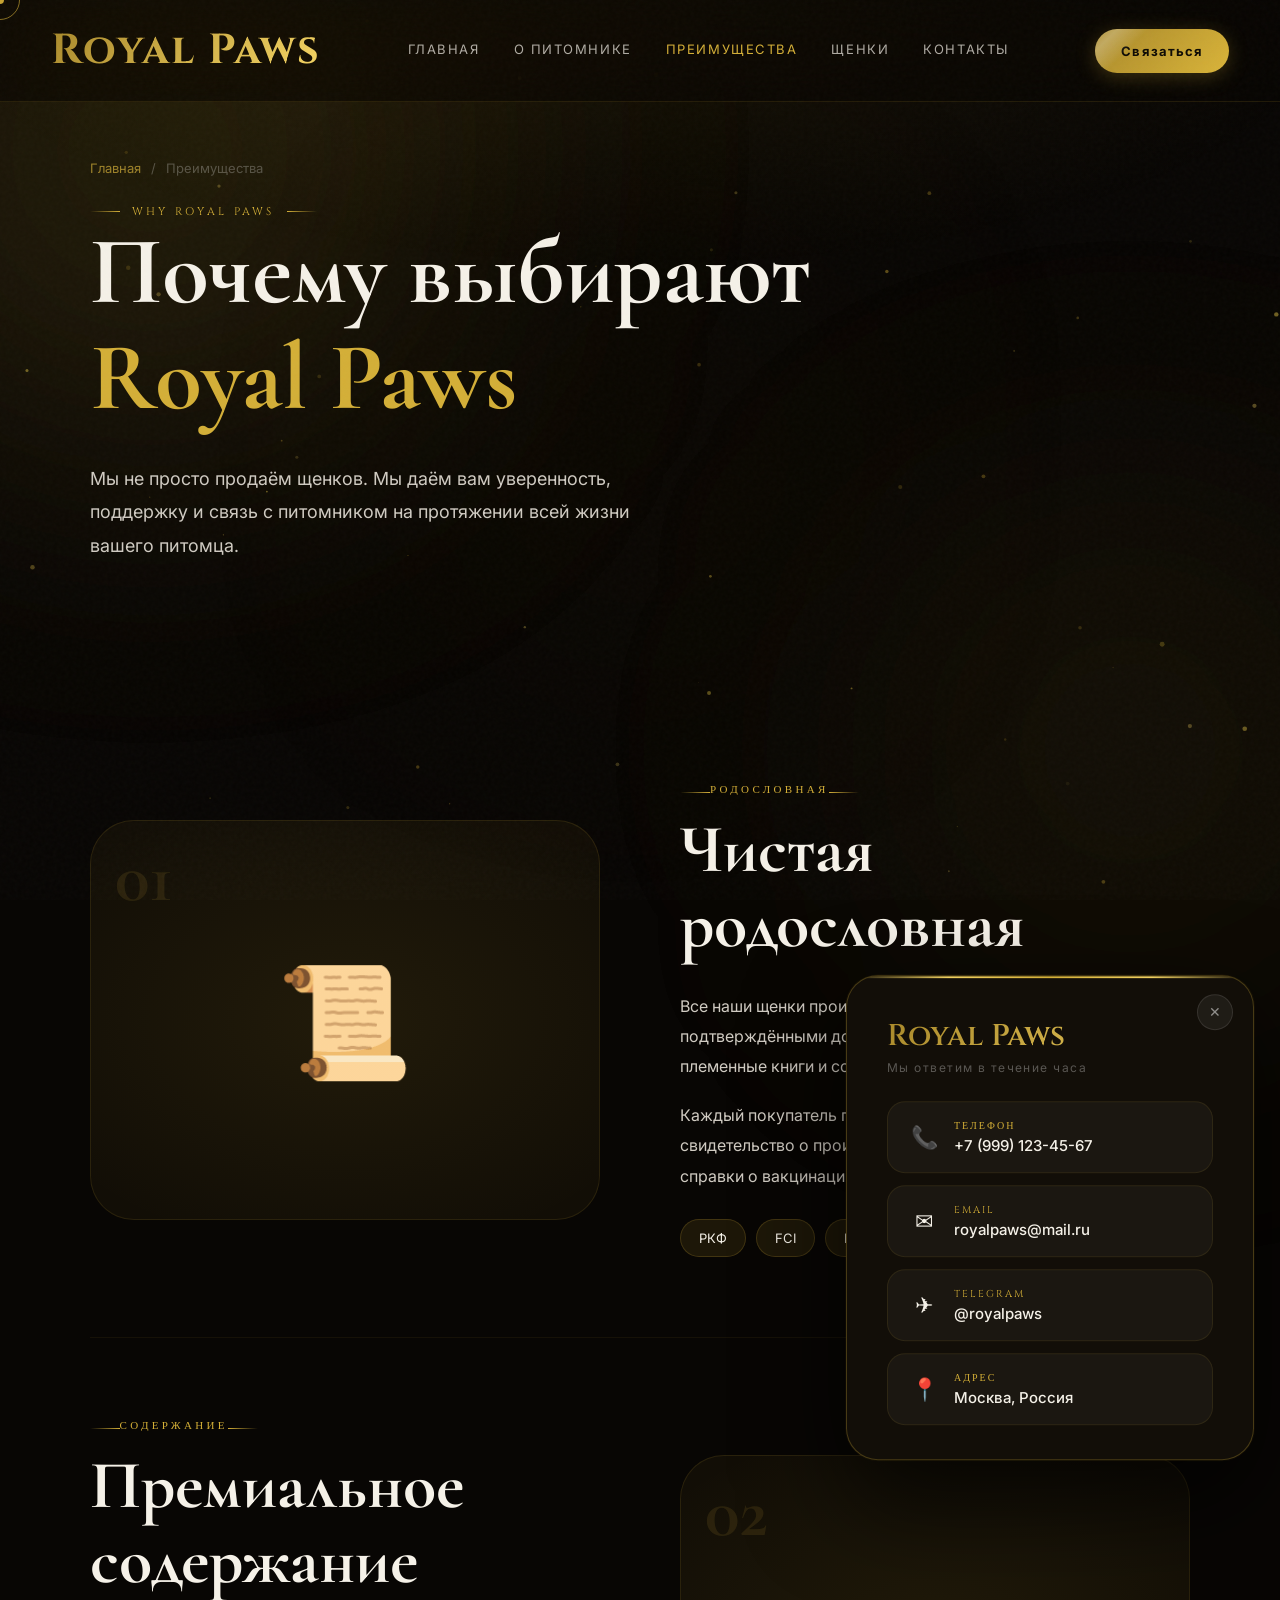
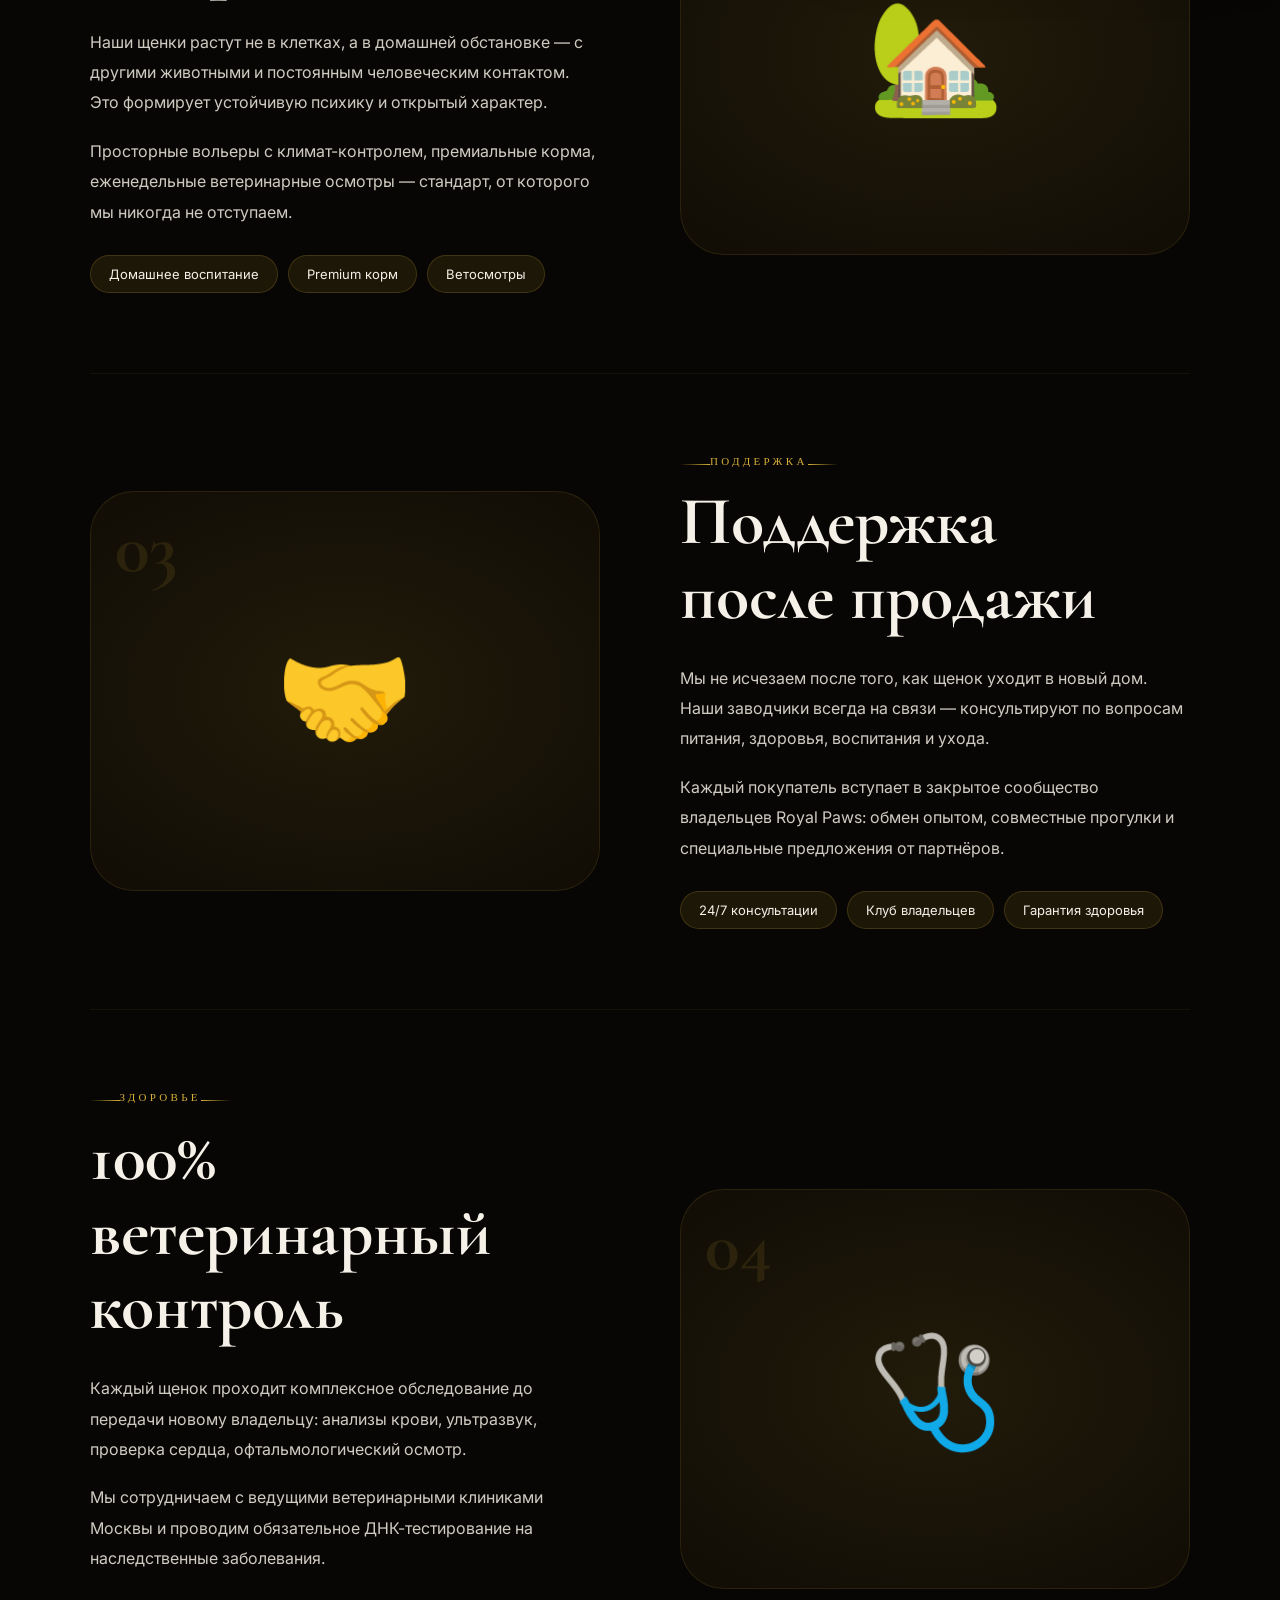
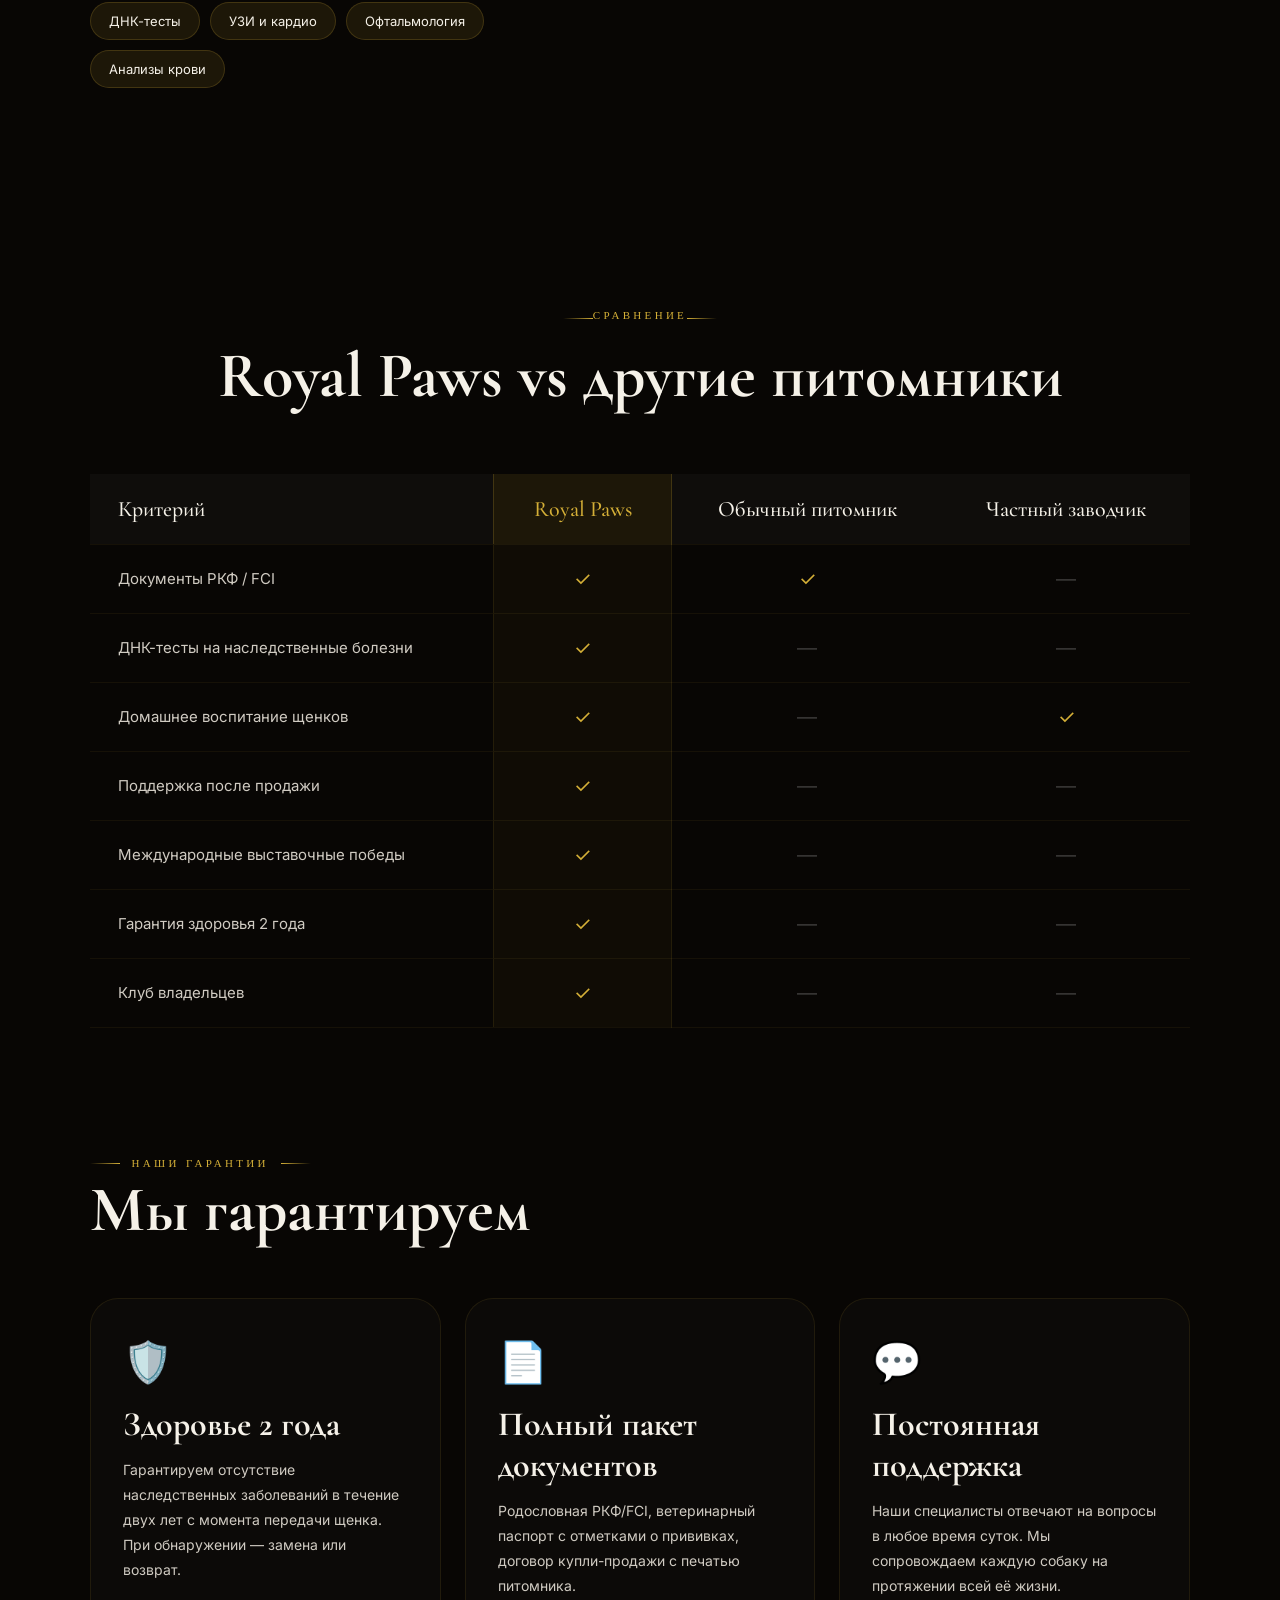
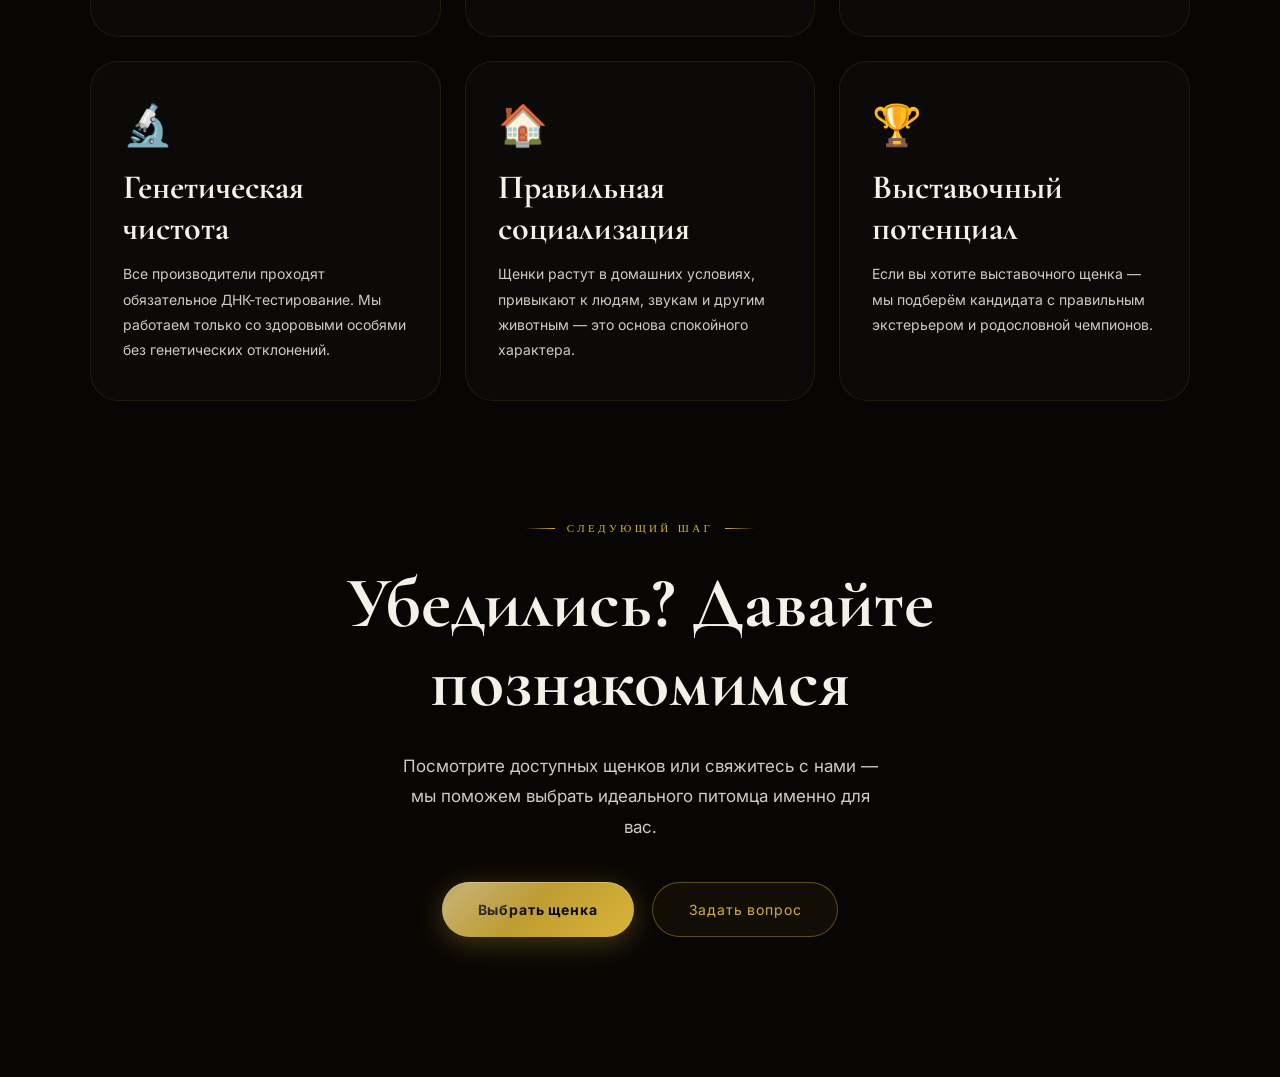
<file: advantages.html>
<!DOCTYPE html>
<html lang="ru">
<head>
<meta charset="UTF-8">
<meta name="viewport" content="width=device-width, initial-scale=1.0">
<title>Преимущества — Royal Paws</title>
<link rel="preconnect" href="https://fonts.googleapis.com">
<link href="https://fonts.googleapis.com/css2?family=Cormorant+Garamond:ital,wght@0,300;0,400;0,500;0,600;0,700;1,400;1,600&family=Cinzel:wght@400;500;600;700;900&family=Inter:wght@300;400;500;600&display=swap" rel="stylesheet">
<link rel="stylesheet" href="style.css">
<style>
/* ===== PAGE HERO ===== */
.page-hero {
    min-height: 55vh;
    padding: 160px 7% 80px;
    display: flex;
    flex-direction: column;
    justify-content: center;
    position: relative;
    overflow: hidden;
}

.page-hero::before {
    content: '';
    position: absolute;
    inset: 0;
    background: radial-gradient(ellipse 80% 60% at 50% 0%, rgba(212,175,55,.08) 0%, transparent 70%);
    pointer-events: none;
}

.breadcrumb {
    display: flex;
    align-items: center;
    gap: 10px;
    margin-bottom: 28px;
    font-size: 13px;
    color: rgba(255,255,255,.4);
}
.breadcrumb a { color: rgba(212,175,55,.7); text-decoration: none; transition: .2s; }
.breadcrumb a:hover { color: #d4af37; }
.breadcrumb span { color: rgba(255,255,255,.25); }

.page-hero h1 {
    font-family: 'Cormorant Garamond', serif;
    font-size: 96px;
    line-height: 1.1;
    max-width: 780px;
}

.page-hero p {
    font-size: 18px;
    color: #d0cbc2;
    line-height: 1.85;
    max-width: 600px;
    margin-top: 32px;
}

/* ===== BIG FEATURES ===== */
.features-section {
    padding: 60px 7% 80px;
}

.feature-block {
    display: grid;
    grid-template-columns: 1fr 1fr;
    gap: 80px;
    align-items: center;
    padding: 80px 0;
    border-bottom: 1px solid rgba(212,175,55,.07);
    opacity: 0;
    transform: translateY(40px);
    transition: .7s ease;
}

.feature-block.show {
    opacity: 1;
    transform: translateY(0);
}

.feature-block:last-child { border-bottom: none; }

.feature-block.reverse { direction: rtl; }
.feature-block.reverse > * { direction: ltr; }

.feature-visual {
    background: rgba(212,175,55,.05);
    border: 1px solid rgba(212,175,55,.12);
    border-radius: 44px;
    min-height: 400px;
    display: flex;
    align-items: center;
    justify-content: center;
    font-size: 110px;
    position: relative;
    overflow: hidden;
    transition: .4s;
}

.feature-visual::after {
    content: '';
    position: absolute;
    inset: 0;
    background: radial-gradient(ellipse 70% 60% at 50% 50%, rgba(212,175,55,.08), transparent);
    pointer-events: none;
}

.feature-block:hover .feature-visual {
    border-color: rgba(212,175,55,.3);
    transform: scale(1.015);
}

.feature-num {
    position: absolute;
    top: 20px;
    left: 24px;
    font-family: 'Cormorant Garamond', serif;
    font-size: 72px;
    color: rgba(212,175,55,.12);
    font-weight: 700;
    line-height: 1;
}

.feature-text { }

.feature-text .premium-label { margin-bottom: 16px; display: block; }

.feature-text h2 {
    font-family: 'Cormorant Garamond', serif;
    font-size: 68px;
    line-height: 1.1;
    margin-bottom: 28px;
}

.feature-text p {
    color: #d0cbc2;
    line-height: 1.9;
    font-size: 16px;
    margin-bottom: 18px;
}

.feature-tags {
    display: flex;
    flex-wrap: wrap;
    gap: 10px;
    margin-top: 28px;
}

.feature-tag {
    padding: 10px 18px;
    border-radius: 999px;
    background: rgba(212,175,55,.1);
    border: 1px solid rgba(212,175,55,.2);
    color: #f5f1e8;
    font-size: 13px;
}

/* ===== COMPARISON TABLE ===== */
.comparison-section {
    padding: 60px 7% 120px;
}

.comparison-section h2 {
    font-family: 'Cormorant Garamond', serif;
    font-size: 64px;
    text-align: center;
    margin-bottom: 60px;
}

.comparison-table {
    width: 100%;
    border-collapse: collapse;
    opacity: 0;
    transform: translateY(30px);
    transition: .7s;
}

.comparison-table.show {
    opacity: 1;
    transform: translateY(0);
}

.comparison-table th, .comparison-table td {
    padding: 22px 28px;
    border-bottom: 1px solid rgba(212,175,55,.07);
    text-align: center;
    font-size: 15px;
}

.comparison-table th {
    font-family: 'Cormorant Garamond', serif;
    font-size: 22px;
    font-weight: 500;
    color: #f5f1e8;
    background: rgba(255,255,255,.03);
}

.comparison-table th:first-child { text-align: left; }
.comparison-table td:first-child { text-align: left; color: #d0cbc2; }

.comparison-table th.col-us {
    background: rgba(212,175,55,.1);
    color: #d4af37;
    border-left: 1px solid rgba(212,175,55,.2);
    border-right: 1px solid rgba(212,175,55,.2);
}

.comparison-table td.col-us {
    background: rgba(212,175,55,.04);
    border-left: 1px solid rgba(212,175,55,.1);
    border-right: 1px solid rgba(212,175,55,.1);
}

.check { color: #d4af37; font-size: 20px; }
.cross { color: rgba(255,255,255,.2); font-size: 20px; }

.comparison-table tr:hover td { background: rgba(255,255,255,.02); }
.comparison-table tr:hover td.col-us { background: rgba(212,175,55,.07); }

/* ===== GUARANTEE SECTION ===== */
.guarantee-section {
    padding: 0 7% 120px;
}

.guarantee-section h2 {
    font-family: 'Cormorant Garamond', serif;
    font-size: 64px;
    margin-bottom: 50px;
}

.guarantee-grid {
    display: grid;
    grid-template-columns: repeat(3, 1fr);
    gap: 24px;
}

.guarantee-card {
    background: rgba(255,255,255,.02);
    border: 1px solid rgba(212,175,55,.1);
    border-radius: 28px;
    padding: 38px 32px;
    transition: .4s;
    opacity: 0;
    transform: translateY(24px);
}

.guarantee-card.show {
    opacity: 1;
    transform: translateY(0);
}

.guarantee-card:hover {
    border-color: rgba(212,175,55,.35);
    transform: translateY(-6px);
}

.guarantee-icon { font-size: 40px; margin-bottom: 18px; }
.guarantee-card h3 { font-family: 'Cormorant Garamond', serif; font-size: 34px; margin-bottom: 12px; }
.guarantee-card p { color: #d0cbc2; line-height: 1.8; font-size: 14px; }

/* ===== CTA ===== */
.adv-cta {
    padding: 0 7% 140px;
    text-align: center;
    display: flex;
    flex-direction: column;
    align-items: center;
    gap: 28px;
}

.adv-cta h2 {
    font-family: 'Cormorant Garamond', serif;
    font-size: 72px;
    max-width: 640px;
    line-height: 1.1;
}

.adv-cta p { color: #d0cbc2; font-size: 17px; max-width: 480px; line-height: 1.8; }

.cta-buttons {
    display: flex;
    gap: 18px;
    flex-wrap: wrap;
    justify-content: center;
    margin-top: 12px;
}

/* ===== RESPONSIVE ===== */
@media(max-width: 980px) {
    .page-hero h1 { font-size: 58px; }
    .feature-block, .feature-block.reverse { grid-template-columns: 1fr; direction: ltr; }
    .feature-text h2 { font-size: 52px; }
    .guarantee-grid { grid-template-columns: 1fr; }
    .adv-cta h2 { font-size: 52px; }
    .comparison-table { font-size: 13px; }
    .comparison-table th, .comparison-table td { padding: 14px 12px; }
}
</style>
</head>
<body>
<div class="cursor-dot" id="cursorDot"></div>
<div class="cursor-ring" id="cursorRing"></div>
<canvas class="particles-canvas" id="particlesCanvas"></canvas>
<div class="glow glow1"></div>
<div class="glow glow2"></div>
<div class="glow glow3"></div>

<div class="glow glow1"></div>
<div class="glow glow2"></div>

<header class="header">
    <a href="index.html" class="logo" style="text-decoration:none;">Royal Paws</a>
    <nav>
        <a href="index.html">Главная</a>
        <a href="about.html">О питомнике</a>
        <a href="advantages.html" style="color:#d4af37;">Преимущества</a>
        <a href="puppies.html">Щенки</a>
        <a href="index.html#contacts">Контакты</a>
    </nav>
    <button class="header-btn contact-trigger-btn" id="contactBtnHeader">Связаться</button>
    <button class="hamburger" id="hamburger" aria-label="Меню"><span></span><span></span><span></span></button>
</header>

<!-- MOBILE NAV DRAWER -->
<div class="mobile-nav" id="mobileNav">
    <div class="mobile-nav-overlay" id="mobileNavOverlay"></div>
    <div class="mobile-nav-drawer">
        <div class="mobile-nav-header">
            <div class="mobile-nav-logo">Royal Paws</div>
            <button class="mobile-nav-close" id="mobileNavClose">✕</button>
        </div>
        <div class="mobile-nav-links">
            <a href="index.html">Главная</a>
            <a href="about.html">О питомнике</a>
            <a href="advantages.html">Преимущества</a>
            <a href="puppies.html">Щенки</a>
            <a href="index.html#contacts">Контакты</a>
        </div>
        <div class="mobile-nav-footer">
            <button class="gold-btn ripple-btn contact-trigger-btn" style="width:100%;justify-content:center;">✦ Связаться</button>
        </div>
    </div>
</div>

<!-- PAGE HERO -->
<section class="page-hero">
    <div class="breadcrumb">
        <a href="index.html">Главная</a>
        <span>/</span>
        <span>Преимущества</span>
    </div>
    <span class="premium-label">WHY ROYAL PAWS</span>
    <h1>Почему выбирают<br><span style="color:#d4af37;">Royal Paws</span></h1>
    <p>Мы не просто продаём щенков. Мы даём вам уверенность, поддержку и связь с питомником на протяжении всей жизни вашего питомца.</p>
</section>

<!-- FEATURE BLOCKS -->
<section class="features-section">

    <div class="feature-block">
        <div class="feature-visual">
            <div class="feature-num">01</div>
            <span style="font-size:110px;">📜</span>
        </div>
        <div class="feature-text">
            <span class="premium-label">РОДОСЛОВНАЯ</span>
            <h2>Чистая<br>родословная</h2>
            <p>Все наши щенки происходят от титулованных родителей с подтверждёнными документами РКФ и FCI. Мы тщательно ведём племенные книги и сохраняем чистоту линий породы.</p>
            <p>Каждый покупатель получает полный пакет документов: свидетельство о происхождении, ветеринарный паспорт, справки о вакцинации и результаты генетических тестов.</p>
            <div class="feature-tags">
                <span class="feature-tag">РКФ</span>
                <span class="feature-tag">FCI</span>
                <span class="feature-tag">Генетические тесты</span>
                <span class="feature-tag">Родословная 5 колен</span>
            </div>
        </div>
    </div>

    <div class="feature-block reverse">
        <div class="feature-visual">
            <div class="feature-num">02</div>
            <span style="font-size:110px;">🏡</span>
        </div>
        <div class="feature-text">
            <span class="premium-label">СОДЕРЖАНИЕ</span>
            <h2>Премиальное<br>содержание</h2>
            <p>Наши щенки растут не в клетках, а в домашней обстановке — с другими животными и постоянным человеческим контактом. Это формирует устойчивую психику и открытый характер.</p>
            <p>Просторные вольеры с климат-контролем, премиальные корма, еженедельные ветеринарные осмотры — стандарт, от которого мы никогда не отступаем.</p>
            <div class="feature-tags">
                <span class="feature-tag">Домашнее воспитание</span>
                <span class="feature-tag">Premium корм</span>
                <span class="feature-tag">Ветосмотры</span>
            </div>
        </div>
    </div>

    <div class="feature-block">
        <div class="feature-visual">
            <div class="feature-num">03</div>
            <span style="font-size:110px;">🤝</span>
        </div>
        <div class="feature-text">
            <span class="premium-label">ПОДДЕРЖКА</span>
            <h2>Поддержка<br>после продажи</h2>
            <p>Мы не исчезаем после того, как щенок уходит в новый дом. Наши заводчики всегда на связи — консультируют по вопросам питания, здоровья, воспитания и ухода.</p>
            <p>Каждый покупатель вступает в закрытое сообщество владельцев Royal Paws: обмен опытом, совместные прогулки и специальные предложения от партнёров.</p>
            <div class="feature-tags">
                <span class="feature-tag">24/7 консультации</span>
                <span class="feature-tag">Клуб владельцев</span>
                <span class="feature-tag">Гарантия здоровья</span>
            </div>
        </div>
    </div>

    <div class="feature-block reverse">
        <div class="feature-visual">
            <div class="feature-num">04</div>
            <span style="font-size:110px;">🩺</span>
        </div>
        <div class="feature-text">
            <span class="premium-label">ЗДОРОВЬЕ</span>
            <h2>100% ветеринарный<br>контроль</h2>
            <p>Каждый щенок проходит комплексное обследование до передачи новому владельцу: анализы крови, ультразвук, проверка сердца, офтальмологический осмотр.</p>
            <p>Мы сотрудничаем с ведущими ветеринарными клиниками Москвы и проводим обязательное ДНК-тестирование на наследственные заболевания.</p>
            <div class="feature-tags">
                <span class="feature-tag">ДНК-тесты</span>
                <span class="feature-tag">УЗИ и кардио</span>
                <span class="feature-tag">Офтальмология</span>
                <span class="feature-tag">Анализы крови</span>
            </div>
        </div>
    </div>

</section>

<!-- COMPARISON TABLE -->
<section class="comparison-section fade-up">
    <span class="premium-label" style="display:block;text-align:center;margin-bottom:14px;">СРАВНЕНИЕ</span>
    <h2>Royal Paws vs другие питомники</h2>
    <table class="comparison-table" id="compTable">
        <thead>
            <tr>
                <th style="text-align:left;">Критерий</th>
                <th class="col-us">Royal Paws</th>
                <th>Обычный питомник</th>
                <th>Частный заводчик</th>
            </tr>
        </thead>
        <tbody>
            <tr>
                <td>Документы РКФ / FCI</td>
                <td class="col-us"><span class="check">✓</span></td>
                <td><span class="check">✓</span></td>
                <td><span class="cross">—</span></td>
            </tr>
            <tr>
                <td>ДНК-тесты на наследственные болезни</td>
                <td class="col-us"><span class="check">✓</span></td>
                <td><span class="cross">—</span></td>
                <td><span class="cross">—</span></td>
            </tr>
            <tr>
                <td>Домашнее воспитание щенков</td>
                <td class="col-us"><span class="check">✓</span></td>
                <td><span class="cross">—</span></td>
                <td><span class="check">✓</span></td>
            </tr>
            <tr>
                <td>Поддержка после продажи</td>
                <td class="col-us"><span class="check">✓</span></td>
                <td><span class="cross">—</span></td>
                <td><span class="cross">—</span></td>
            </tr>
            <tr>
                <td>Международные выставочные победы</td>
                <td class="col-us"><span class="check">✓</span></td>
                <td><span class="cross">—</span></td>
                <td><span class="cross">—</span></td>
            </tr>
            <tr>
                <td>Гарантия здоровья 2 года</td>
                <td class="col-us"><span class="check">✓</span></td>
                <td><span class="cross">—</span></td>
                <td><span class="cross">—</span></td>
            </tr>
            <tr>
                <td>Клуб владельцев</td>
                <td class="col-us"><span class="check">✓</span></td>
                <td><span class="cross">—</span></td>
                <td><span class="cross">—</span></td>
            </tr>
        </tbody>
    </table>
</section>

<!-- GUARANTEES -->
<section class="guarantee-section">
    <span class="premium-label">НАШИ ГАРАНТИИ</span>
    <h2>Мы гарантируем</h2>
    <div class="guarantee-grid">
        <div class="guarantee-card">
            <div class="guarantee-icon">🛡️</div>
            <h3>Здоровье 2 года</h3>
            <p>Гарантируем отсутствие наследственных заболеваний в течение двух лет с момента передачи щенка. При обнаружении — замена или возврат.</p>
        </div>
        <div class="guarantee-card">
            <div class="guarantee-icon">📄</div>
            <h3>Полный пакет документов</h3>
            <p>Родословная РКФ/FCI, ветеринарный паспорт с отметками о прививках, договор купли-продажи с печатью питомника.</p>
        </div>
        <div class="guarantee-card">
            <div class="guarantee-icon">💬</div>
            <h3>Постоянная поддержка</h3>
            <p>Наши специалисты отвечают на вопросы в любое время суток. Мы сопровождаем каждую собаку на протяжении всей её жизни.</p>
        </div>
        <div class="guarantee-card">
            <div class="guarantee-icon">🔬</div>
            <h3>Генетическая чистота</h3>
            <p>Все производители проходят обязательное ДНК-тестирование. Мы работаем только со здоровыми особями без генетических отклонений.</p>
        </div>
        <div class="guarantee-card">
            <div class="guarantee-icon">🏠</div>
            <h3>Правильная социализация</h3>
            <p>Щенки растут в домашних условиях, привыкают к людям, звукам и другим животным — это основа спокойного характера.</p>
        </div>
        <div class="guarantee-card">
            <div class="guarantee-icon">🏆</div>
            <h3>Выставочный потенциал</h3>
            <p>Если вы хотите выставочного щенка — мы подберём кандидата с правильным экстерьером и родословной чемпионов.</p>
        </div>
    </div>
</section>

<!-- CTA -->
<section class="adv-cta fade-up">
    <span class="premium-label">СЛЕДУЮЩИЙ ШАГ</span>
    <h2>Убедились? Давайте познакомимся</h2>
    <p>Посмотрите доступных щенков или свяжитесь с нами — мы поможем выбрать идеального питомца именно для вас.</p>
    <div class="cta-buttons">
        <a href="puppies.html" class="gold-btn">Выбрать щенка</a>
        <button class="outline-btn contact-trigger-btn">Задать вопрос</button>
    </div>
</section>

<!-- CONTACT POPUP -->
<div class="contact-popup" id="contactPopup">
    <div class="contact-popup-inner">
        <button class="contact-popup-close" id="closePopup">✕</button>
        <div class="contact-popup-logo">Royal Paws</div>
        <p class="contact-popup-subtitle">Мы ответим в течение часа</p>
        <div class="contact-popup-items">
            <a href="tel:+79991234567" class="contact-popup-item">
                <span class="cp-icon">📞</span>
                <div>
                    <div class="cp-label">Телефон</div>
                    <div class="cp-value">+7 (999) 123-45-67</div>
                </div>
            </a>
            <a href="mailto:royalpaws@mail.ru" class="contact-popup-item">
                <span class="cp-icon">✉</span>
                <div>
                    <div class="cp-label">Email</div>
                    <div class="cp-value">royalpaws@mail.ru</div>
                </div>
            </a>
            <a href="https://t.me/royalpaws" class="contact-popup-item">
                <span class="cp-icon">✈</span>
                <div>
                    <div class="cp-label">Telegram</div>
                    <div class="cp-value">@royalpaws</div>
                </div>
            </a>
            <div class="contact-popup-item" style="cursor:default;">
                <span class="cp-icon">📍</span>
                <div>
                    <div class="cp-label">Адрес</div>
                    <div class="cp-value">Москва, Россия</div>
                </div>
            </div>
        </div>
    </div>
</div>
<div class="contact-popup-overlay" id="popupOverlay"></div>
<script src="js/main.js"></script>
<script src="js/contact-popup.js"></script>
<script src="js/mobile-nav.js"></script>
<script src="js/advantages.js"></script>
</body>
</html>
</file>
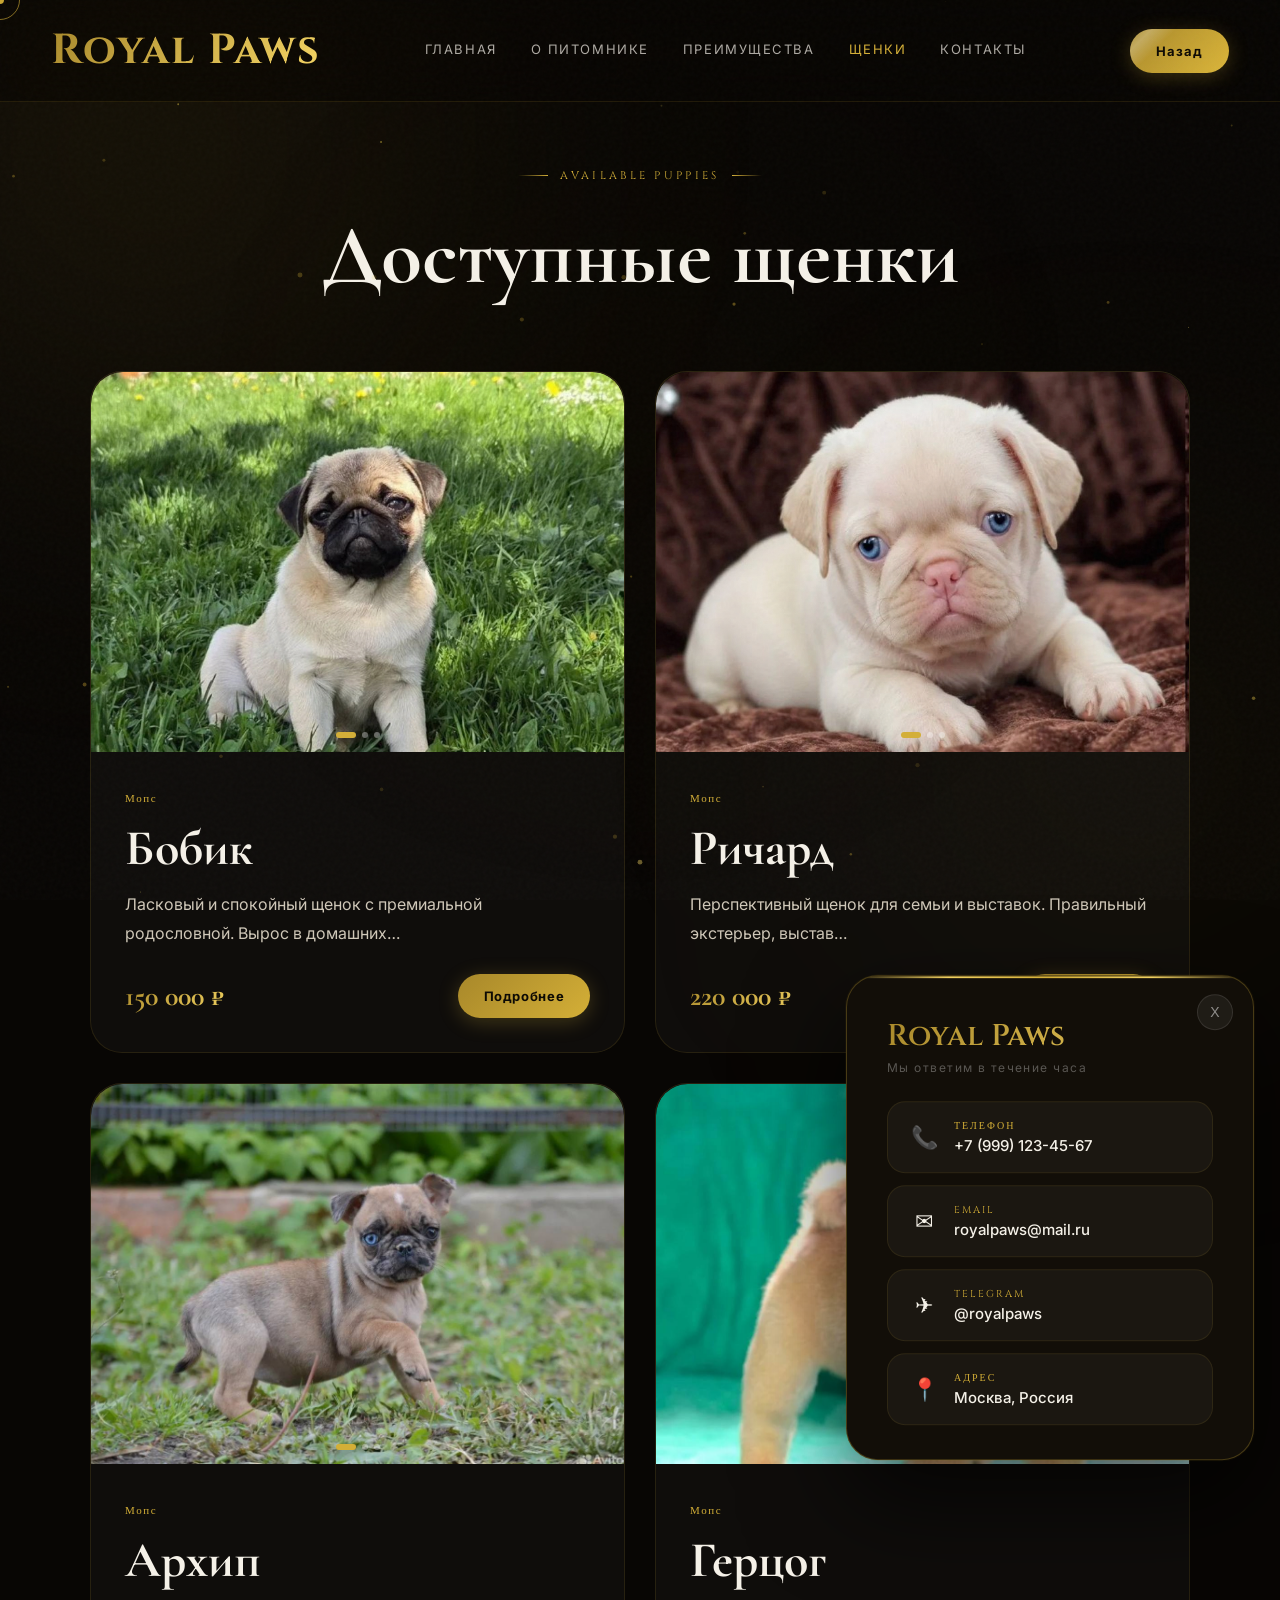
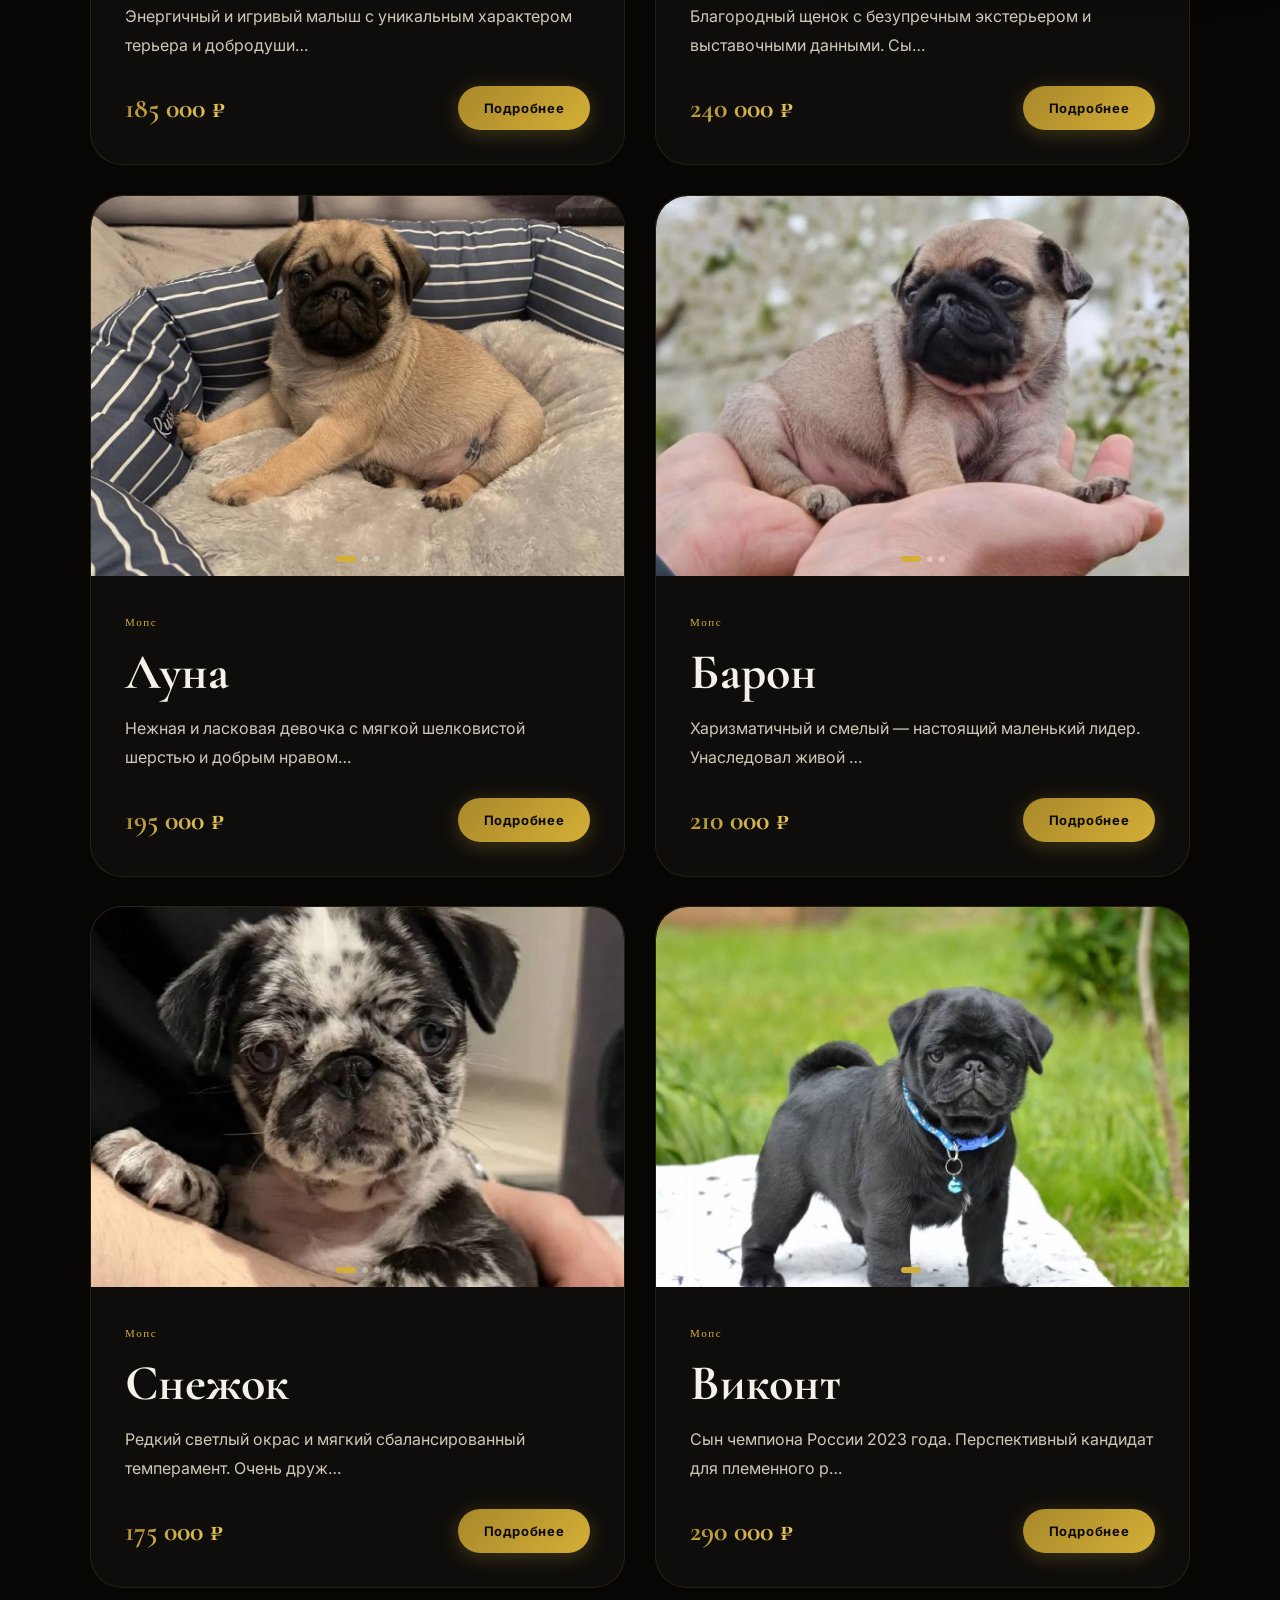
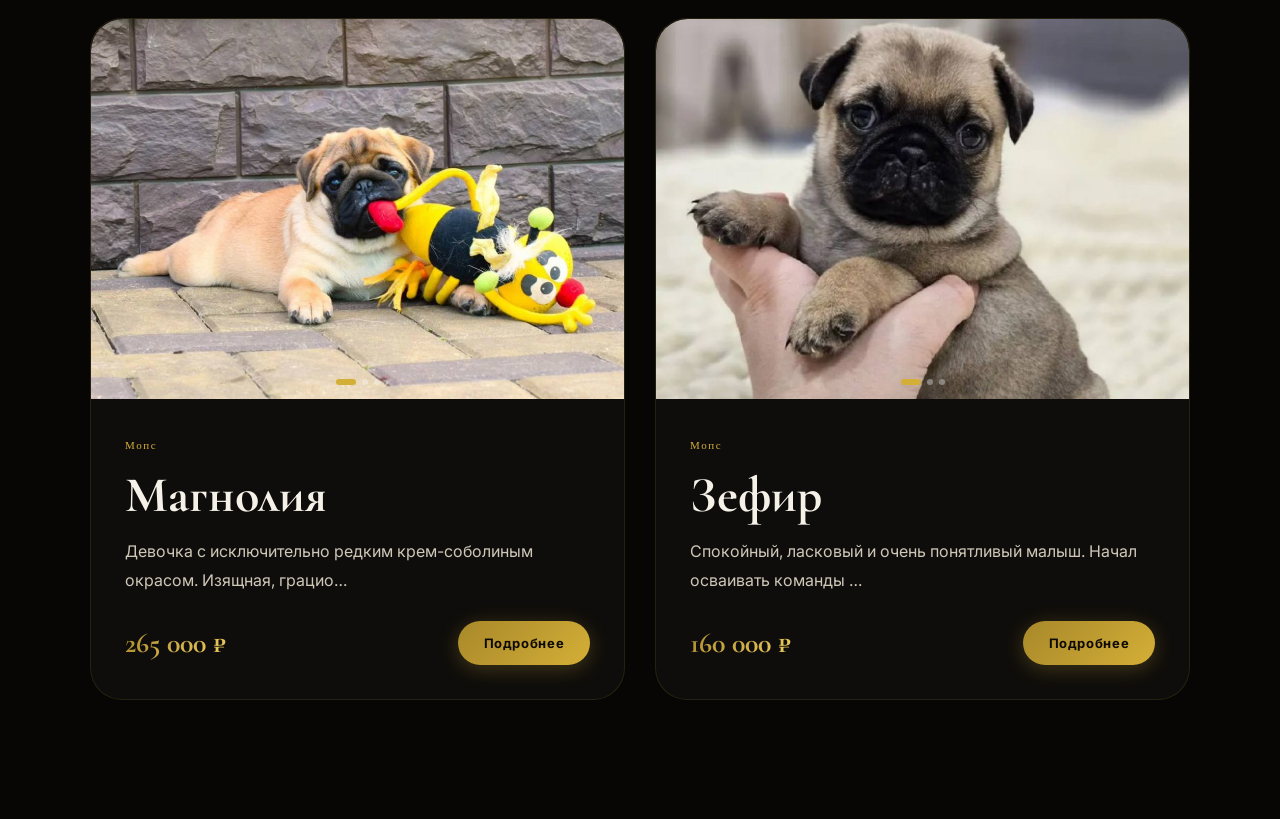
<file: puppies.html>
<!DOCTYPE html>
<html lang="ru">
<head>
<meta charset="UTF-8">
<meta name="viewport" content="width=device-width, initial-scale=1.0">
<title>Royal Paws — Щенки</title>
<link rel="preconnect" href="https://fonts.googleapis.com">
<link href="https://fonts.googleapis.com/css2?family=Cormorant+Garamond:ital,wght@0,300;0,400;0,500;0,600;0,700;1,400;1,600&family=Cinzel:wght@400;500;600;700;900&family=Inter:wght@300;400;500;600&display=swap" rel="stylesheet">
<link rel="stylesheet" href="style.css">
</head>
<body>

<div class="cursor-dot" id="cursorDot"></div>
<div class="cursor-ring" id="cursorRing"></div>
<canvas class="particles-canvas" id="particlesCanvas"></canvas>
<div class="glow glow1"></div>
<div class="glow glow2"></div>
<div class="glow glow3"></div>

<header class="header" id="siteHeader">
    <div class="logo">Royal Paws</div>
    <nav>
        <a href="index.html">Главная</a>
        <a href="about.html">О питомнике</a>
        <a href="advantages.html">Преимущества</a>
        <a href="puppies.html" style="color:#d4af37;">Щенки</a>
        <a href="index.html#contacts">Контакты</a>
    </nav>
    <a href="index.html" class="header-btn">Назад</a>
    <button class="hamburger" id="hamburger" aria-label="Меню">
        <span></span><span></span><span></span>
    </button>
</header>

<div class="mobile-nav" id="mobileNav">
    <div class="mobile-nav-overlay" id="mobileNavOverlay"></div>
    <div class="mobile-nav-drawer">
        <div class="mobile-nav-header">
            <div class="mobile-nav-logo">Royal Paws</div>
            <button class="mobile-nav-close" id="mobileNavClose">X</button>
        </div>
        <div class="mobile-nav-links">
            <a href="index.html">Главная</a>
            <a href="about.html">О питомнике</a>
            <a href="advantages.html">Преимущества</a>
            <a href="puppies.html">Щенки</a>
            <a href="index.html#contacts">Контакты</a>
        </div>
        <div class="mobile-nav-footer">
            <button class="gold-btn contact-trigger-btn" style="width:100%;justify-content:center;">Связаться</button>
        </div>
    </div>
</div>

<section class="puppies-page">
    <div class="section-title">
        <span class="premium-label">AVAILABLE PUPPIES</span>
        <h2>Доступные щенки</h2>
    </div>
    <div class="dogs-grid" id="dogsGrid"></div>
</section>

<div class="puppy-modal" id="puppyModal">
    <div class="puppy-modal-content">
        <button class="puppy-close" onclick="closePuppyModal()">X</button>
        <div class="puppy-modal-inner">
            <div class="puppy-modal-gallery" id="modalGallery">
                <button class="gallery-arrow gallery-prev" id="galleryPrev" onclick="galleryShift(-1)">&#8592;</button>
                <div class="gallery-track-wrap">
                    <div class="gallery-track" id="galleryTrack"></div>
                </div>
                <button class="gallery-arrow gallery-next" id="galleryNext" onclick="galleryShift(1)">&#8594;</button>
                <div class="gallery-dots" id="galleryDots"></div>
                <div class="puppy-badge" id="modalBadge"></div>
            </div>
            <div class="puppy-modal-info">
                <div id="viewInfo">
                    <h2 id="modalName"></h2>
                    <p id="modalDesc" class="puppy-modal-desc"></p>
                    <div class="puppy-specs">
                        <div class="spec-item"><span class="spec-label">Порода</span><span class="spec-value" id="specBreed">—</span></div>
                        <div class="spec-item"><span class="spec-label">Возраст</span><span class="spec-value" id="specAge">—</span></div>
                        <div class="spec-item"><span class="spec-label">Пол</span><span class="spec-value" id="specGender">—</span></div>
                        <div class="spec-item"><span class="spec-label">Окрас</span><span class="spec-value" id="specColor">—</span></div>
                        <div class="spec-item"><span class="spec-label">Документы</span><span class="spec-value" id="specDocs">—</span></div>
                        <div class="spec-item"><span class="spec-label">Прививки</span><span class="spec-value" id="specVax">—</span></div>
                    </div>
                    <div class="puppy-modal-footer">
                        <div class="puppy-modal-price" id="modalPrice"></div>
                        <div class="puppy-modal-actions">
                            <a href="tel:+79991234567" class="gold-btn">Позвонить</a>
                            <button class="pay-btn" onclick="showForm()">Оформить покупку</button>
                        </div>
                    </div>
                </div>
                <div id="viewForm" style="display:none;">
                    <button class="form-back" onclick="hideForm()">Назад</button>
                    <h2 class="form-title">Заявка на щенка</h2>
                    <p class="form-subtitle">Заполните форму — менеджер свяжется с вами в течение 15 минут</p>
                    <div class="app-form">
                        <div class="form-group">
                            <label>Ваше имя</label>
                            <input type="text" id="fName" placeholder="Иван Иванов">
                        </div>
                        <div class="form-group">
                            <label>Телефон</label>
                            <input type="tel" id="fPhone" placeholder="+7 (___) ___-__-__">
                        </div>
                        <div class="form-group">
                            <label>Удобный способ связи</label>
                            <div class="contact-pills">
                                <button type="button" class="pill active" data-val="Телефон">Телефон</button>
                                <button type="button" class="pill" data-val="WhatsApp">WhatsApp</button>
                                <button type="button" class="pill" data-val="Telegram">Telegram</button>
                            </div>
                        </div>
                        <div class="form-group">
                            <label>Комментарий</label>
                            <textarea id="fComment" placeholder="Ваши вопросы или пожелания..."></textarea>
                        </div>
                        <button class="submit-btn" onclick="submitForm()">Отправить заявку</button>
                    </div>
                </div>
                <div id="viewSuccess" style="display:none;">
                    <div class="success-wrap">
                        <div class="success-icon">V</div>
                        <h2 class="success-title">Заявка принята!</h2>
                        <p class="success-text">Мы получили вашу заявку на щенка <strong id="successName"></strong>. Менеджер свяжется с вами в течение 15 минут.</p>
                        <button class="gold-btn" onclick="closePuppyModal()">Закрыть</button>
                    </div>
                </div>
            </div>
        </div>
    </div>
</div>

<div class="contact-popup" id="contactPopup">
    <div class="contact-popup-inner">
        <button class="contact-popup-close" id="closePopup">X</button>
        <div class="contact-popup-logo">Royal Paws</div>
        <p class="contact-popup-subtitle">Мы ответим в течение часа</p>
        <div class="contact-popup-items">
            <a href="tel:+79991234567" class="contact-popup-item">
                <span class="cp-icon">📞</span>
                <div><div class="cp-label">Телефон</div><div class="cp-value">+7 (999) 123-45-67</div></div>
            </a>
            <a href="mailto:royalpaws@mail.ru" class="contact-popup-item">
                <span class="cp-icon">✉</span>
                <div><div class="cp-label">Email</div><div class="cp-value">royalpaws@mail.ru</div></div>
            </a>
            <a href="https://t.me/royalpaws" class="contact-popup-item">
                <span class="cp-icon">✈</span>
                <div><div class="cp-label">Telegram</div><div class="cp-value">@royalpaws</div></div>
            </a>
            <div class="contact-popup-item" style="cursor:default;">
                <span class="cp-icon">📍</span>
                <div><div class="cp-label">Адрес</div><div class="cp-value">Москва, Россия</div></div>
            </div>
        </div>
    </div>
</div>
<div class="contact-popup-overlay" id="popupOverlay"></div>
<script src="js/main.js"></script>
<script src="js/contact-popup.js"></script>
<script src="js/mobile-nav.js"></script>
<script src="js/puppies.js"></script>
</body>
</html>
</file>
<file: style.css>
/* ============================================================
   ROYAL PAWS — ULTRA LUXURY EDITION
   Gold + Black, Maximum Effects
   ============================================================ */

@import url('https://fonts.googleapis.com/css2?family=Cormorant+Garamond:ital,wght@0,300;0,400;0,500;0,600;0,700;1,400;1,600&family=Cinzel:wght@400;500;600;700;900&family=Inter:wght@300;400;500;600&display=swap');

/* ===== CSS VARIABLES ===== */
:root {
    --gold:        #d4af37;
    --gold-light:  #f0d060;
    --gold-deep:   #a8882a;
    --gold-glow:   rgba(212,175,55,.35);
    --gold-subtle: rgba(212,175,55,.08);
    --black:       #05040300;
    --bg:          #080604;
    --bg2:         #0d0b08;
    --bg3:         #12100c;
    --surface:     rgba(255,255,255,.03);
    --border:      rgba(212,175,55,.12);
    --border-hover:rgba(212,175,55,.55);
    --text:        #f5f1e8;
    --text-dim:    #cfc7b8;
    --text-muted:  rgba(245,241,232,.38);
}

/* ===== RESET ===== */
*, *::before, *::after {
    margin: 0; padding: 0; box-sizing: border-box;
    scroll-behavior: smooth;
}

/* ===== BODY ===== */
body {
    background: var(--bg);
    color: var(--text);
    font-family: 'Inter', sans-serif;
    overflow-x: hidden;
    cursor: none;
}

/* ===== CUSTOM CURSOR ===== */
.cursor-dot {
    position: fixed;
    width: 8px; height: 8px;
    background: var(--gold);
    border-radius: 50%;
    pointer-events: none;
    z-index: 99999;
    transform: translate(-50%,-50%);
    transition: width .2s, height .2s, background .2s;
    mix-blend-mode: difference;
}
.cursor-ring {
    position: fixed;
    width: 40px; height: 40px;
    border: 1.5px solid rgba(212,175,55,.6);
    border-radius: 50%;
    pointer-events: none;
    z-index: 99998;
    transform: translate(-50%,-50%);
    transition: transform .12s ease, width .3s, height .3s, opacity .3s;
}
body:has(a:hover) .cursor-dot,
body:has(button:hover) .cursor-dot { width: 14px; height: 14px; }
body:has(a:hover) .cursor-ring,
body:has(button:hover) .cursor-ring { width: 60px; height: 60px; border-color: var(--gold); }

/* ===== NOISE TEXTURE OVERLAY ===== */
body::before {
    content: '';
    position: fixed; inset: 0;
    background-image: url("data:image/svg+xml,%3Csvg viewBox='0 0 256 256' xmlns='http://www.w3.org/2000/svg'%3E%3Cfilter id='noise'%3E%3CfeTurbulence type='fractalNoise' baseFrequency='0.9' numOctaves='4' stitchTiles='stitch'/%3E%3C/filter%3E%3Crect width='100%25' height='100%25' filter='url(%23noise)' opacity='1'/%3E%3C/svg%3E");
    opacity: .028;
    pointer-events: none;
    z-index: 99997;
}

/* ===== AMBIENT GLOW ORBS ===== */
.glow {
    position: fixed;
    border-radius: 50%;
    filter: blur(160px);
    z-index: -1;
    pointer-events: none;
}
.glow1 {
    width: 700px; height: 700px;
    background: radial-gradient(circle, rgba(212,175,55,.18) 0%, transparent 70%);
    top: -200px; left: -200px;
    animation: glowDrift1 14s ease-in-out infinite;
}
.glow2 {
    width: 600px; height: 600px;
    background: radial-gradient(circle, rgba(212,175,55,.10) 0%, transparent 70%);
    bottom: -150px; right: -150px;
    animation: glowDrift2 17s ease-in-out infinite;
}
.glow3 {
    width: 400px; height: 400px;
    background: radial-gradient(circle, rgba(180,140,20,.12) 0%, transparent 70%);
    top: 50%; left: 50%;
    transform: translate(-50%,-50%);
    animation: glowPulse 8s ease-in-out infinite;
}

@keyframes glowDrift1 {
    0%,100% { transform: translate(0,0) scale(1); }
    33%      { transform: translate(80px,60px) scale(1.1); }
    66%      { transform: translate(-40px,100px) scale(.9); }
}
@keyframes glowDrift2 {
    0%,100% { transform: translate(0,0) scale(1); }
    50%      { transform: translate(-100px,-70px) scale(1.15); }
}
@keyframes glowPulse {
    0%,100% { opacity: .4; transform: translate(-50%,-50%) scale(1); }
    50%      { opacity: 1;  transform: translate(-50%,-50%) scale(1.3); }
}

/* ===== GOLD PARTICLES (decorative) ===== */
.particles-canvas {
    position: fixed; inset: 0;
    pointer-events: none;
    z-index: 0;
    opacity: .55;
}

/* ===== HEADER ===== */
.header {
    position: fixed; top: 0; width: 100%;
    padding: 22px 7%;
    display: flex; justify-content: space-between; align-items: center;
    background: rgba(8,6,4,.6);
    backdrop-filter: blur(24px) saturate(180%);
    border-bottom: 1px solid var(--border);
    z-index: 1000;
    transition: padding .4s, background .4s, border-color .4s;
}
.header.scrolled {
    padding: 14px 7%;
    background: rgba(8,6,4,.88);
    border-bottom-color: rgba(212,175,55,.22);
}
.header.scrolled .logo { font-size: 36px; }

/* Header shimmer line */
.header::after {
    content: '';
    position: absolute;
    bottom: 0; left: 0; right: 0; height: 1px;
    background: linear-gradient(90deg,
        transparent 0%,
        var(--gold) 30%,
        var(--gold-light) 50%,
        var(--gold) 70%,
        transparent 100%);
    opacity: 0;
    animation: headerShimmer 4s ease-in-out infinite;
}
@keyframes headerShimmer {
    0%,100% { opacity: 0; background-position: -200% center; }
    40%,60% { opacity: .7; background-position: 200% center; }
}

.logo {
    font-family: 'Cinzel', serif;
    font-size: 42px;
    font-weight: 700;
    background: linear-gradient(135deg, var(--gold-deep) 0%, var(--gold-light) 50%, var(--gold-deep) 100%);
    background-size: 200% auto;
    -webkit-background-clip: text;
    -webkit-text-fill-color: transparent;
    background-clip: text;
    animation: logoShine 5s linear infinite;
    letter-spacing: .04em;
    transition: font-size .4s;
}
@keyframes logoShine {
    0%   { background-position: 200% center; }
    100% { background-position: -200% center; }
}

nav { display: flex; gap: 34px; }
nav a {
    color: rgba(245,241,232,.7);
    text-decoration: none;
    font-size: 13px;
    letter-spacing: .12em;
    text-transform: uppercase;
    position: relative;
    padding-bottom: 4px;
    transition: color .3s;
}
nav a::after {
    content: '';
    position: absolute;
    bottom: 0; left: 50%; right: 50%;
    height: 1px;
    background: var(--gold);
    transition: left .3s, right .3s;
}
nav a:hover { color: var(--gold); }
nav a:hover::after { left: 0; right: 0; }

.header-btn {
    background: linear-gradient(135deg, var(--gold-deep), var(--gold), var(--gold-light));
    background-size: 200% auto;
    color: #0d0a04;
    padding: 14px 26px;
    border-radius: 999px;
    text-decoration: none;
    font-weight: 700;
    font-size: 13px;
    letter-spacing: .08em;
    border: none;
    cursor: pointer;
    font-family: 'Inter', sans-serif;
    position: relative;
    overflow: hidden;
    transition: background-position .5s, transform .3s, box-shadow .3s;
    box-shadow: 0 4px 20px rgba(212,175,55,.25);
}
.header-btn::before {
    content: '';
    position: absolute; inset: 0;
    background: linear-gradient(135deg, transparent 40%, rgba(255,255,255,.25) 50%, transparent 60%);
    background-size: 200% auto;
    background-position: -100% center;
    transition: background-position .5s;
}
.header-btn:hover {
    background-position: right center;
    transform: translateY(-3px);
    box-shadow: 0 12px 40px rgba(212,175,55,.5);
}
.header-btn:hover::before { background-position: 200% center; }

/* ===== HERO ===== */
.hero {
    min-height: 100vh;
    padding: 160px 7% 100px;
    display: grid;
    grid-template-columns: 1fr 1fr;
    align-items: center;
    gap: 70px;
    position: relative;
    overflow: hidden;
}
.hero::before {
    content: '';
    position: absolute; inset: 0;
    background:
        radial-gradient(ellipse 60% 80% at 10% 50%, rgba(212,175,55,.07) 0%, transparent 60%),
        radial-gradient(ellipse 40% 60% at 90% 20%, rgba(212,175,55,.05) 0%, transparent 60%);
    pointer-events: none;
}

/* Diagonal gold line accent */
.hero::after {
    content: '';
    position: absolute;
    top: -100px; right: 40%;
    width: 1px; height: 200vh;
    background: linear-gradient(180deg, transparent, rgba(212,175,55,.12) 30%, rgba(212,175,55,.06) 70%, transparent);
    transform: rotate(-12deg);
    pointer-events: none;
}

.premium-label {
    font-family: 'Cinzel', serif;
    color: var(--gold);
    letter-spacing: .3em;
    font-size: 11px;
    display: inline-flex;
    align-items: center;
    gap: 12px;
}
.premium-label::before,
.premium-label::after {
    content: '';
    display: inline-block;
    width: 30px; height: 1px;
    background: linear-gradient(90deg, transparent, var(--gold));
}
.premium-label::after {
    background: linear-gradient(90deg, var(--gold), transparent);
}

.hero h1 {
    font-family: 'Cormorant Garamond', serif;
    font-size: 90px;
    line-height: 1.1;
    margin: 28px 0;
    font-weight: 600;
}
.hero h1 em {
    font-style: italic;
    background: linear-gradient(135deg, var(--gold-deep), var(--gold-light), var(--gold-deep));
    background-size: 200% auto;
    -webkit-background-clip: text;
    -webkit-text-fill-color: transparent;
    background-clip: text;
    animation: textShine 6s linear infinite;
}
@keyframes textShine {
    0%   { background-position: 200% center; }
    100% { background-position: -200% center; }
}

.hero p, .about-content p, .advantage-card p, .contact-card p {
    color: var(--text-dim);
    line-height: 1.95;
    font-size: 17px;
}

.hero-buttons { display: flex; gap: 20px; margin-top: 44px; }

/* Gold button */
.gold-btn {
    padding: 18px 36px;
    border-radius: 999px;
    text-decoration: none;
    font-weight: 700;
    font-size: 14px;
    letter-spacing: .06em;
    position: relative;
    overflow: hidden;
    background: linear-gradient(135deg, var(--gold-deep) 0%, var(--gold) 50%, var(--gold-light) 100%);
    background-size: 200% auto;
    color: #0d0a04;
    border: none;
    cursor: pointer;
    font-family: 'Inter', sans-serif;
    display: inline-flex; align-items: center; gap: 8px;
    box-shadow: 0 6px 30px rgba(212,175,55,.3), inset 0 1px 0 rgba(255,255,255,.25);
    transition: background-position .5s, transform .35s cubic-bezier(.34,1.56,.64,1), box-shadow .35s;
}
.gold-btn::before {
    content: '';
    position: absolute; inset: 0;
    background: linear-gradient(135deg, transparent 30%, rgba(255,255,255,.3) 50%, transparent 70%);
    background-size: 200% auto;
    background-position: -100% center;
    transition: background-position .6s;
}
.gold-btn:hover {
    background-position: right center;
    transform: translateY(-5px) scale(1.02);
    box-shadow: 0 16px 50px rgba(212,175,55,.55), inset 0 1px 0 rgba(255,255,255,.3);
}
.gold-btn:hover::before { background-position: 200% center; }

/* Outline button */
.outline-btn {
    padding: 18px 36px;
    border-radius: 999px;
    text-decoration: none;
    font-size: 14px;
    letter-spacing: .06em;
    border: 1px solid rgba(212,175,55,.4);
    color: var(--gold);
    background: rgba(212,175,55,.05);
    backdrop-filter: blur(8px);
    transition: all .35s cubic-bezier(.34,1.56,.64,1);
    position: relative;
    overflow: hidden;
    display: inline-flex; align-items: center;
    cursor: pointer;
    font-family: 'Inter', sans-serif;
}
.outline-btn:hover {
    border-color: var(--gold);
    color: #0d0a04;
    background: linear-gradient(135deg, var(--gold-deep), var(--gold), var(--gold-light));
    transform: translateY(-5px);
    box-shadow: 0 12px 40px rgba(212,175,55,.4);
}
.outline-btn span,
.outline-btn > * { position: relative; z-index: 1; }

/* Hero image */
.hero-image {
    position: relative;
}
.hero-image::before {
    content: '';
    position: absolute;
    inset: -20px;
    background: radial-gradient(ellipse at center, rgba(212,175,55,.15) 0%, transparent 70%);
    border-radius: 60px;
    animation: imagePulse 4s ease-in-out infinite;
}
@keyframes imagePulse {
    0%,100% { opacity: .5; transform: scale(1); }
    50%      { opacity: 1; transform: scale(1.05); }
}
.hero-image img { width: 100%; border-radius: 40px; box-shadow: 0 40px 120px rgba(0,0,0,.7); }

.floating {
    animation: float 6s ease-in-out infinite;
}
@keyframes float {
    0%,100% { transform: translateY(0) rotate(0deg); }
    33%      { transform: translateY(-20px) rotate(.5deg); }
    66%      { transform: translateY(-10px) rotate(-.3deg); }
}

/* ===== SCROLL INDICATOR ===== */
.scroll-indicator {
    position: absolute;
    bottom: 50px; left: 50%;
    transform: translateX(-50%);
    display: flex; flex-direction: column; align-items: center; gap: 10px;
    opacity: .5;
    animation: fadeInUp 1s 2s both;
}
.scroll-indicator span {
    font-size: 10px;
    letter-spacing: .25em;
    color: var(--gold);
    font-family: 'Cinzel', serif;
}
.scroll-mouse {
    width: 24px; height: 38px;
    border: 1.5px solid rgba(212,175,55,.4);
    border-radius: 12px;
    position: relative;
}
.scroll-mouse::after {
    content: '';
    position: absolute;
    top: 6px; left: 50%;
    transform: translateX(-50%);
    width: 4px; height: 8px;
    background: var(--gold);
    border-radius: 2px;
    animation: scrollDot 2s ease-in-out infinite;
}
@keyframes scrollDot {
    0%   { top: 6px; opacity: 1; }
    100% { top: 24px; opacity: 0; }
}

/* ===== STATS ===== */
.stats {
    padding: 0 7% 120px;
    display: grid;
    grid-template-columns: repeat(3,1fr);
    gap: 30px;
    position: relative;
}
.stats::before {
    content: '';
    position: absolute;
    top: 0; left: 7%; right: 7%;
    height: 1px;
    background: linear-gradient(90deg, transparent, var(--border-hover), transparent);
}

.stat-card {
    background: var(--surface);
    border: 1px solid var(--border);
    border-radius: 32px;
    padding: 50px;
    text-align: center;
    position: relative;
    overflow: hidden;
    transition: transform .5s cubic-bezier(.34,1.56,.64,1), border-color .3s, box-shadow .4s;
}
.stat-card::before {
    content: '';
    position: absolute; inset: 0;
    background: radial-gradient(ellipse at 50% -30%, rgba(212,175,55,.12) 0%, transparent 70%);
    opacity: 0;
    transition: opacity .4s;
}
.stat-card:hover {
    transform: translateY(-12px) scale(1.02);
    border-color: var(--gold);
    box-shadow: 0 24px 80px rgba(212,175,55,.2), inset 0 1px 0 rgba(212,175,55,.15);
}
.stat-card:hover::before { opacity: 1; }

.stat-card h2 {
    font-family: 'Cormorant Garamond', serif;
    font-size: 80px;
    background: linear-gradient(135deg, var(--gold-deep), var(--gold-light));
    -webkit-background-clip: text;
    -webkit-text-fill-color: transparent;
    background-clip: text;
    font-weight: 600;
}
.stat-card p { color: var(--text-muted); font-size: 13px; letter-spacing: .15em; text-transform: uppercase; margin-top: 8px; }

/* ===== ABOUT ===== */
.about {
    padding: 120px 7%;
    display: grid;
    grid-template-columns: 1fr 1fr;
    gap: 80px;
    align-items: center;
    position: relative;
}
.about-image { position: relative; }
.about-image::after {
    content: '';
    position: absolute;
    inset: -2px;
    border-radius: 42px;
    background: linear-gradient(135deg, var(--gold-deep), transparent 40%, transparent 60%, var(--gold));
    opacity: .3;
    animation: borderSpin 8s linear infinite;
    z-index: -1;
}
@keyframes borderSpin {
    0%   { background-position: 0% 0%; }
    100% { background-position: 100% 100%; }
}
.about-image img { width: 100%; border-radius: 40px; }

.about-content h2 {
    font-family: 'Cormorant Garamond', serif;
    font-size: 80px;
    line-height: 1.1;
    margin: 26px 0;
}

.about-box {
    margin-top: 40px;
    padding: 36px;
    background: var(--surface);
    border: 1px solid var(--border);
    border-radius: 28px;
    position: relative;
    overflow: hidden;
    transition: border-color .4s, transform .4s;
}
.about-box::before {
    content: '';
    position: absolute;
    top: 0; left: 0; right: 0;
    height: 2px;
    background: linear-gradient(90deg, transparent, var(--gold), transparent);
    animation: shimmerLine 3s ease-in-out infinite;
}
@keyframes shimmerLine {
    0%,100% { opacity: 0; }
    50%      { opacity: 1; }
}
.about-box:hover { border-color: var(--gold); transform: translateY(-4px); }
.about-box h3 {
    font-family: 'Cinzel', serif;
    font-size: 24px;
    margin-bottom: 12px;
    color: var(--gold);
    letter-spacing: .04em;
}

/* ===== ADVANTAGES ===== */
.advantages, .dogs, .contacts { padding: 120px 7%; }
.section-title { text-align: center; margin-bottom: 70px; }
.section-title h2 {
    font-family: 'Cormorant Garamond', serif;
    font-size: 84px;
    line-height: 1.1;
    margin-top: 26px;
}

.advantages-grid {
    display: grid;
    grid-template-columns: repeat(3,1fr);
    gap: 30px;
}

.advantage-card {
    padding: 44px;
    background: var(--surface);
    border: 1px solid var(--border);
    border-radius: 32px;
    position: relative;
    overflow: hidden;
    transition: transform .5s cubic-bezier(.34,1.56,.64,1), border-color .3s, box-shadow .4s;
}
.advantage-card::after {
    content: '';
    position: absolute;
    bottom: 0; left: 0; right: 0; height: 2px;
    background: linear-gradient(90deg, transparent, var(--gold), transparent);
    transform: scaleX(0);
    transition: transform .5s;
    transform-origin: left;
}
.advantage-card:hover {
    transform: translateY(-12px) scale(1.02);
    border-color: rgba(212,175,55,.4);
    box-shadow: 0 20px 70px rgba(212,175,55,.18);
}
.advantage-card:hover::after { transform: scaleX(1); }

.icon {
    color: var(--gold);
    font-size: 30px;
    margin-bottom: 22px;
    display: inline-block;
    animation: iconBeat 3s ease-in-out infinite;
}
.advantage-card:nth-child(2) .icon { animation-delay: 1s; }
.advantage-card:nth-child(3) .icon { animation-delay: 2s; }
@keyframes iconBeat {
    0%,100% { transform: scale(1); }
    50%      { transform: scale(1.2) rotate(15deg); }
}

.advantage-card h3 {
    font-family: 'Cormorant Garamond', serif;
    font-size: 38px;
    margin-bottom: 16px;
}

/* ===== DOGS GRID ===== */
.dogs-grid {
    display: grid;
    grid-template-columns: repeat(2,1fr);
    gap: 30px;
}

.dog-card {
    background: var(--surface);
    border: 1px solid var(--border);
    border-radius: 32px;
    overflow: hidden;
    transition: transform .5s cubic-bezier(.34,1.56,.64,1), border-color .3s, box-shadow .4s;
    position: relative;
}
.dog-card:hover {
    transform: translateY(-10px) scale(1.01);
    border-color: rgba(212,175,55,.4);
    box-shadow: 0 24px 80px rgba(212,175,55,.2);
}

.dog-card img { width: 100%; height: 380px; object-fit: cover; object-position: center center; }
.dog-info { padding: 34px; }
.dog-info span { color: var(--gold); letter-spacing: .15em; font-size: 11px; font-family: 'Cinzel', serif; }
.dog-info h3 { font-family: 'Cormorant Garamond', serif; font-size: 50px; margin: 12px 0; }
.dog-info p { color: var(--text-dim); line-height: 1.8; }
.dog-bottom { display: flex; justify-content: space-between; align-items: center; margin-top: 26px; }
.dog-bottom strong {
    font-family: 'Cormorant Garamond', serif;
    font-size: 28px;
    background: linear-gradient(135deg, var(--gold-deep), var(--gold-light));
    -webkit-background-clip: text;
    -webkit-text-fill-color: transparent;
    background-clip: text;
}
.dog-bottom button {
    background: linear-gradient(135deg, var(--gold-deep), var(--gold));
    border: none;
    padding: 14px 26px;
    border-radius: 999px;
    cursor: pointer;
    font-weight: 700;
    font-size: 13px;
    color: #0d0a04;
    font-family: 'Inter', sans-serif;
    letter-spacing: .05em;
    transition: transform .35s cubic-bezier(.34,1.56,.64,1), box-shadow .35s;
    box-shadow: 0 4px 20px rgba(212,175,55,.25);
}
.dog-bottom button:hover {
    transform: translateY(-4px) scale(1.06);
    box-shadow: 0 12px 40px rgba(212,175,55,.5);
}

/* ===== PRIDE ===== */
.pride { padding: 120px 7%; }
.pride-card {
    display: grid;
    grid-template-columns: 1fr 1fr;
    gap: 50px;
    align-items: center;
    background: var(--surface);
    border: 1px solid var(--border);
    border-radius: 44px;
    padding: 54px;
    position: relative;
    overflow: hidden;
    transition: transform .5s cubic-bezier(.34,1.56,.64,1), border-color .4s, box-shadow .4s;
}
.pride-card::before {
    content: '';
    position: absolute;
    top: -2px; left: 10%; right: 10%;
    height: 3px;
    background: linear-gradient(90deg, transparent, var(--gold-light), var(--gold), var(--gold-light), transparent);
    border-radius: 2px;
    animation: prideLine 3s ease-in-out infinite;
}
@keyframes prideLine {
    0%,100% { opacity: .3; }
    50%      { opacity: 1; }
}
.pride-card:hover {
    transform: translateY(-10px);
    border-color: rgba(212,175,55,.5);
    box-shadow: 0 30px 100px rgba(212,175,55,.25);
}
/* Prevent GPU text blur on hover */
.pride-card {
    -webkit-font-smoothing: antialiased;
    -moz-osx-font-smoothing: grayscale;
    backface-visibility: hidden;
    -webkit-backface-visibility: hidden;
    transform-style: flat;
}

.pride-image img { width: 100%; border-radius: 32px; height: 100%; object-fit: cover; }
.pride-content h3 {
    font-family: 'Cormorant Garamond', serif;
    font-size: 64px;
    margin: 20px 0;
    background: linear-gradient(135deg, var(--gold-deep), var(--gold-light), var(--gold-deep));
    background-size: 200% auto;
    -webkit-background-clip: text;
    -webkit-text-fill-color: transparent;
    background-clip: text;
    animation: textShine 5s linear infinite;
}
.pride-content p { color: var(--text-dim); line-height: 1.9; margin-bottom: 18px; }
.pride-awards { display: flex; flex-wrap: wrap; gap: 14px; margin-top: 30px; }
.award {
    padding: 13px 22px;
    border-radius: 999px;
    background: rgba(212,175,55,.1);
    border: 1px solid rgba(212,175,55,.25);
    color: var(--text);
    font-size: 13px;
    transition: all .3s;
}
.award:hover {
    background: rgba(212,175,55,.2);
    border-color: var(--gold);
    transform: translateY(-2px);
    box-shadow: 0 6px 20px rgba(212,175,55,.2);
}

/* ===== CONTACTS ===== */
.contact-card {
    max-width: 700px;
    margin: auto;
    text-align: center;
    padding: 70px;
    background: var(--surface);
    border: 1px solid var(--border);
    border-radius: 44px;
    position: relative;
    overflow: hidden;
    transition: transform .4s, box-shadow .4s;
}
.contact-card::before {
    content: '';
    position: absolute; inset: 0;
    background: radial-gradient(ellipse at 50% -20%, rgba(212,175,55,.1) 0%, transparent 60%);
}
.contact-card:hover {
    transform: translateY(-8px);
    box-shadow: 0 30px 100px rgba(212,175,55,.2);
    border-color: rgba(212,175,55,.3);
}
.contact-card h3 {
    font-family: 'Cinzel', serif;
    font-size: 52px;
    background: linear-gradient(135deg, var(--gold-deep), var(--gold-light));
    -webkit-background-clip: text;
    -webkit-text-fill-color: transparent;
    background-clip: text;
    margin-bottom: 12px;
}
.contact-item {
    margin-top: 20px; font-size: 18px;
    color: var(--text-dim);
    transition: color .3s;
}
.contact-item:hover { color: var(--gold); }

/* ===== FADE ANIMATIONS ===== */
.fade-up {
    opacity: 0;
    transform: translateY(60px);
    transition: opacity .9s cubic-bezier(.16,1,.3,1), transform .9s cubic-bezier(.16,1,.3,1);
}
.fade-up.show { opacity: 1; transform: translateY(0); }

.fade-left {
    opacity: 0;
    transform: translateX(-60px);
    transition: opacity .9s cubic-bezier(.16,1,.3,1), transform .9s cubic-bezier(.16,1,.3,1);
}
.fade-left.show { opacity: 1; transform: translateX(0); }

.fade-right {
    opacity: 0;
    transform: translateX(60px);
    transition: opacity .9s cubic-bezier(.16,1,.3,1), transform .9s cubic-bezier(.16,1,.3,1);
}
.fade-right.show { opacity: 1; transform: translateX(0); }

/* Stagger children */
.stagger-children > * { opacity: 0; transform: translateY(40px); transition: opacity .8s, transform .8s; }
.stagger-children.show > *:nth-child(1) { opacity: 1; transform: translateY(0); transition-delay: .1s; }
.stagger-children.show > *:nth-child(2) { opacity: 1; transform: translateY(0); transition-delay: .25s; }
.stagger-children.show > *:nth-child(3) { opacity: 1; transform: translateY(0); transition-delay: .4s; }
.stagger-children.show > *:nth-child(4) { opacity: 1; transform: translateY(0); transition-delay: .55s; }
.stagger-children.show > *:nth-child(5) { opacity: 1; transform: translateY(0); transition-delay: .7s; }
.stagger-children.show > *:nth-child(6) { opacity: 1; transform: translateY(0); transition-delay: .85s; }

/* ===== MODAL ===== */
.modal {
    position: fixed; inset: 0;
    background: rgba(0,0,0,.85);
    backdrop-filter: blur(16px);
    display: flex; justify-content: center; align-items: center;
    opacity: 0; visibility: hidden;
    transition: .4s;
    z-index: 9000;
}
.modal.show { opacity: 1; visibility: visible; }
.modal-content {
    background: #141008;
    padding: 70px;
    border-radius: 40px;
    text-align: center;
    max-width: 520px; width: 90%;
    position: relative;
    border: 1px solid rgba(212,175,55,.2);
    box-shadow: 0 40px 120px rgba(0,0,0,.8), 0 0 60px rgba(212,175,55,.08);
    transform: scale(.95) translateY(20px);
    transition: .4s cubic-bezier(.22,.68,0,1.2);
}
.modal.show .modal-content { transform: scale(1) translateY(0); }
.modal-content h2 { font-family: 'Cinzel', serif; font-size: 50px; color: var(--gold); }
.modal-content p { margin: 24px 0; color: var(--text-dim); }
.modal-content a { color: white; text-decoration: none; font-size: 24px; }
.close {
    position: absolute; top: 22px; right: 28px;
    font-size: 32px; cursor: pointer; color: rgba(245,241,232,.4);
    transition: color .2s, transform .2s;
}
.close:hover { color: var(--gold); transform: rotate(90deg); }

/* ===== PUPPY MODAL ===== */
.puppy-modal {
    position: fixed; inset: 0;
    background: rgba(0,0,0,.88);
    backdrop-filter: blur(20px);
    display: flex; justify-content: center; align-items: center;
    opacity: 0; visibility: hidden;
    transition: .35s;
    z-index: 9999;
    padding: 20px;
}
.puppy-modal.show { opacity: 1; visibility: visible; }
.puppy-modal-content {
    background: #100d08;
    border: 1px solid rgba(212,175,55,.22);
    border-radius: 40px;
    max-width: 920px; width: 100%;
    position: relative;
    overflow: hidden;
    transform: translateY(40px) scale(.97);
    transition: .45s cubic-bezier(.22,.68,0,1.2);
    max-height: 92vh; overflow-y: auto;
    box-shadow: 0 50px 150px rgba(0,0,0,.9), 0 0 80px rgba(212,175,55,.08);
}
.puppy-modal.show .puppy-modal-content { transform: translateY(0) scale(1); }

.puppy-close {
    position: absolute; top: 24px; right: 28px;
    background: rgba(255,255,255,.07);
    border: 1px solid rgba(255,255,255,.1);
    color: rgba(245,241,232,.6);
    font-size: 16px; width: 44px; height: 44px;
    border-radius: 50%; cursor: pointer; z-index: 10;
    transition: all .3s;
    display: flex; align-items: center; justify-content: center;
    font-family: 'Inter', sans-serif;
}
.puppy-close:hover {
    background: rgba(212,175,55,.2);
    border-color: var(--gold);
    color: var(--gold);
    transform: rotate(90deg);
}

.puppy-modal-inner { display: grid; grid-template-columns: 1fr 1fr; align-items: stretch; min-height: 520px; }

/* Gallery */
.puppy-modal-gallery {
    position: relative; overflow: hidden;
    border-radius: 40px 0 0 40px;
    background: #0a0804;
    min-height: 520px;
}
.gallery-track-wrap { position: absolute; inset: 0; overflow: hidden; }
.gallery-track { display: flex; height: 100%; transition: transform .45s cubic-bezier(.4,0,.2,1); }
.gallery-slide { min-width: 100%; height: 100%; display: flex; }
.gallery-slide img { width: 100%; height: 100%; object-fit: cover; object-position: center top; display: block; }
.gallery-emoji {
    width: 100%; height: 100%;
    display: flex; align-items: center; justify-content: center;
    font-size: 130px;
}
.gallery-arrow {
    position: absolute; top: 50%; transform: translateY(-50%);
    background: rgba(0,0,0,.65);
    border: 1px solid rgba(212,175,55,.35);
    color: var(--gold);
    width: 46px; height: 46px;
    border-radius: 50%; cursor: pointer; font-size: 18px;
    display: flex; align-items: center; justify-content: center;
    transition: all .25s; z-index: 10;
}
.gallery-arrow:hover {
    background: rgba(212,175,55,.25);
    border-color: var(--gold);
    transform: translateY(-50%) scale(1.1);
}
.gallery-prev { left: 16px; }
.gallery-next { right: 16px; }
.gallery-dots {
    position: absolute; bottom: 18px; left: 50%; transform: translateX(-50%);
    display: flex; gap: 8px; z-index: 10;
}
.gallery-dot {
    width: 7px; height: 7px; border-radius: 50%;
    background: rgba(255,255,255,.3);
    cursor: pointer; transition: .25s;
}
.gallery-dot.active { background: var(--gold); width: 22px; border-radius: 4px; }

/* Modal info */
.puppy-modal-info { padding: 48px 44px 40px; display: flex; flex-direction: column; gap: 18px; }
.puppy-modal-info h2 {
    font-family: 'Cormorant Garamond', serif;
    font-size: 58px; color: var(--text); line-height: 1;
}
.puppy-modal-desc { color: var(--text-dim); line-height: 1.85; font-size: 15px; }
.puppy-specs {
    display: grid; grid-template-columns: 1fr 1fr;
    gap: 12px 20px; margin-top: 4px;
}
.spec-item {
    display: flex; flex-direction: column; gap: 4px;
    background: rgba(255,255,255,.03);
    border: 1px solid var(--border);
    border-radius: 16px; padding: 14px 18px;
    transition: border-color .3s;
}
.spec-item:hover { border-color: rgba(212,175,55,.3); }
.spec-label { color: var(--gold); font-size: 10px; letter-spacing: .22em; text-transform: uppercase; font-family: 'Cinzel', serif; }
.spec-value { color: var(--text); font-size: 14px; font-weight: 500; }

.puppy-badge {
    display: none;
}

.puppy-modal-footer {
    margin-top: 8px; display: flex; align-items: center;
    justify-content: space-between; flex-wrap: wrap; gap: 14px;
}
.puppy-modal-price {
    font-family: 'Cormorant Garamond', serif;
    font-size: 34px; font-weight: 600;
    background: linear-gradient(135deg, var(--gold-deep), var(--gold-light));
    -webkit-background-clip: text;
    -webkit-text-fill-color: transparent;
    background-clip: text;
}
.puppy-modal-actions { display: flex; gap: 12px; flex-wrap: wrap; }
.puppy-modal-actions .gold-btn { padding: 13px 22px; font-size: 13px; }
.pay-btn {
    background: transparent;
    border: 1px solid var(--gold);
    color: var(--gold); padding: 13px 22px;
    border-radius: 999px; cursor: pointer;
    font-weight: 600; font-size: 13px;
    transition: all .3s; font-family: 'Inter', sans-serif;
}
.pay-btn:hover { background: var(--gold); color: #0d0a04; transform: translateY(-3px); box-shadow: 0 10px 30px rgba(212,175,55,.4); }
.puppy-note { color: rgba(255,255,255,.25); font-size: 11px; line-height: 1.6; margin-top: auto; }

/* ===== FORM ===== */
.form-back {
    background: none; border: none;
    color: rgba(212,175,55,.6);
    font-size: 13px; cursor: pointer; padding: 0;
    margin-bottom: 16px; font-family: 'Inter', sans-serif;
    transition: color .2s;
}
.form-back:hover { color: var(--gold); }
.form-title { font-family: 'Cormorant Garamond', serif; font-size: 44px; color: var(--text); margin-bottom: 6px; }
.form-subtitle { color: rgba(255,255,255,.35); font-size: 13px; line-height: 1.6; margin-bottom: 22px; }
.app-form { display: flex; flex-direction: column; gap: 16px; }
.form-group { display: flex; flex-direction: column; gap: 7px; }
.form-group label { font-size: 11px; letter-spacing: .2em; color: var(--gold); text-transform: uppercase; font-family: 'Cinzel', serif; }
.form-group input, .form-group textarea {
    background: rgba(255,255,255,.05);
    border: 1px solid rgba(212,175,55,.15);
    border-radius: 16px; padding: 15px 20px;
    color: var(--text); font-family: 'Inter', sans-serif;
    font-size: 15px; outline: none; resize: none;
    transition: border-color .25s, background .25s, box-shadow .25s;
}
.form-group input::placeholder, .form-group textarea::placeholder { color: rgba(255,255,255,.22); }
.form-group input:focus, .form-group textarea:focus {
    border-color: rgba(212,175,55,.5);
    background: rgba(255,255,255,.07);
    box-shadow: 0 0 0 3px rgba(212,175,55,.08);
}
.form-group textarea { height: 82px; }
.contact-pills { display: flex; gap: 10px; flex-wrap: wrap; }
.pill {
    background: rgba(255,255,255,.04);
    border: 1px solid rgba(212,175,55,.15);
    border-radius: 999px; color: var(--text-dim);
    padding: 10px 18px; font-size: 13px; cursor: pointer;
    font-family: 'Inter', sans-serif; transition: all .25s;
}
.pill.active, .pill:hover { background: rgba(212,175,55,.15); border-color: var(--gold); color: var(--text); }
.submit-btn {
    background: linear-gradient(135deg, var(--gold-deep), var(--gold), var(--gold-light));
    background-size: 200% auto;
    color: #0d0a04; border: none; padding: 18px;
    border-radius: 999px; font-size: 15px; font-weight: 700;
    cursor: pointer; font-family: 'Inter', sans-serif;
    transition: background-position .5s, transform .35s cubic-bezier(.34,1.56,.64,1), box-shadow .35s;
    margin-top: 4px;
    box-shadow: 0 6px 30px rgba(212,175,55,.3);
}
.submit-btn:hover {
    background-position: right center;
    transform: translateY(-4px);
    box-shadow: 0 14px 50px rgba(212,175,55,.5);
}

/* ===== SUCCESS ===== */
#viewSuccess { height: 100%; align-items: center; justify-content: center; }
.success-wrap { text-align: center; display: flex; flex-direction: column; align-items: center; gap: 18px; padding: 20px 0; }
.success-icon {
    width: 76px; height: 76px;
    background: rgba(212,175,55,.12);
    border: 2px solid var(--gold);
    border-radius: 50%;
    display: flex; align-items: center; justify-content: center;
    font-size: 34px; color: var(--gold);
    animation: popIn .5s cubic-bezier(.22,.68,0,1.4);
    box-shadow: 0 0 40px rgba(212,175,55,.3);
}
@keyframes popIn {
    from { transform: scale(0) rotate(-180deg); opacity: 0; }
    to   { transform: scale(1) rotate(0deg); opacity: 1; }
}
.success-title { font-family: 'Cormorant Garamond', serif; font-size: 48px; color: var(--text); }
.success-text { color: var(--text-dim); line-height: 1.7; font-size: 15px; max-width: 320px; }

/* ===== CARD GALLERY ===== */
.card-gallery { position: relative; overflow: hidden; border-radius: 32px 32px 0 0; height: 380px; }
.card-gallery img, .card-emoji-slide {
    width: 100%; height: 380px; object-fit: cover; object-position: center center; display: block; transition: opacity .3s;
}
.card-arrow {
    position: absolute; top: 50%; transform: translateY(-50%);
    background: rgba(0,0,0,.6);
    border: 1px solid rgba(212,175,55,.3);
    color: var(--gold); width: 40px; height: 40px;
    border-radius: 50%; cursor: pointer; font-size: 16px;
    display: flex; align-items: center; justify-content: center;
    transition: all .25s; z-index: 5; opacity: 0;
}
.dog-card:hover .card-arrow { opacity: 1; }
.card-arrow:hover { background: rgba(212,175,55,.3); border-color: var(--gold); transform: translateY(-50%) scale(1.1); }
.card-arrow-l { left: 12px; }
.card-arrow-r { right: 12px; }
.card-dots { position: absolute; bottom: 14px; left: 50%; transform: translateX(-50%); display: flex; gap: 6px; z-index: 5; }
.card-dot { width: 6px; height: 6px; border-radius: 50%; background: rgba(255,255,255,.35); transition: .25s; cursor: pointer; }
.card-dot.active { background: var(--gold); width: 20px; border-radius: 3px; }

@keyframes slideIn {
    from { opacity: 0; transform: translateX(20px); }
    to   { opacity: 1; transform: translateX(0); }
}
.slide-in { animation: slideIn .28s ease; }

/* ===== HERO ENTRY ===== */
.hero-content { animation: heroIn 1s cubic-bezier(.16,1,.3,1) both; }
.hero-image { animation: heroIn 1s .2s cubic-bezier(.16,1,.3,1) both; }
@keyframes heroIn {
    from { opacity: 0; transform: translateY(40px) scale(.98); }
    to   { opacity: 1; transform: translateY(0) scale(1); }
}

/* ===== CONTACT POPUP ===== */
.contact-popup {
    position: fixed; bottom: 0; right: 0;
    width: 100%; max-width: 460px;
    z-index: 9999;
    transform: translateY(115%);
    transition: transform .6s cubic-bezier(.22,.68,0,1.15);
    padding: 0 26px 30px;
    pointer-events: none;
}
.contact-popup.open { transform: translateY(0); pointer-events: all; }
.contact-popup-inner {
    background: #120e08;
    border: 1px solid rgba(212,175,55,.28);
    border-radius: 32px;
    padding: 40px 40px 34px;
    box-shadow: 0 40px 100px rgba(0,0,0,.7), 0 0 0 1px rgba(212,175,55,.06);
    position: relative;
    overflow: hidden;
}
.contact-popup-inner::before {
    content: '';
    position: absolute; top: 0; left: 0; right: 0; height: 2px;
    background: linear-gradient(90deg, transparent, var(--gold-light), var(--gold), var(--gold-light), transparent);
    animation: shimmer 2.5s ease-in-out infinite;
}
@keyframes shimmer {
    0%,100% { opacity: 0; }
    40%,60%  { opacity: 1; }
}
.contact-popup-close {
    position: absolute; top: 18px; right: 20px;
    background: rgba(255,255,255,.06);
    border: 1px solid rgba(255,255,255,.1);
    color: rgba(255,255,255,.5);
    width: 36px; height: 36px;
    border-radius: 50%; cursor: pointer; font-size: 14px;
    display: flex; align-items: center; justify-content: center; transition: all .25s;
}
.contact-popup-close:hover { background: rgba(212,175,55,.2); border-color: var(--gold); color: var(--gold); transform: rotate(90deg); }
.contact-popup-logo {
    font-family: 'Cinzel', serif; font-size: 30px;
    background: linear-gradient(135deg, var(--gold-deep), var(--gold-light));
    -webkit-background-clip: text; -webkit-text-fill-color: transparent; background-clip: text;
    font-weight: 600; margin-bottom: 4px;
}
.contact-popup-subtitle { color: rgba(255,255,255,.3); font-size: 12px; letter-spacing: .12em; margin-bottom: 26px; }
.contact-popup-items { display: flex; flex-direction: column; gap: 12px; }
.contact-popup-item {
    display: flex; align-items: center; gap: 16px;
    padding: 17px 22px;
    background: rgba(255,255,255,.04);
    border: 1px solid rgba(212,175,55,.1);
    border-radius: 18px;
    text-decoration: none; color: inherit;
    transition: all .28s; cursor: pointer;
}
.contact-popup-item:hover {
    background: rgba(212,175,55,.09);
    border-color: rgba(212,175,55,.35);
    transform: translateX(5px);
    box-shadow: 4px 0 20px rgba(212,175,55,.1);
}
.cp-icon { font-size: 22px; min-width: 28px; text-align: center; }
.cp-label { font-size: 10px; color: var(--gold); letter-spacing: .2em; text-transform: uppercase; margin-bottom: 3px; font-family: 'Cinzel', serif; }
.cp-value { font-size: 15px; color: var(--text); font-weight: 500; }
.contact-popup-overlay {
    position: fixed; inset: 0;
    background: rgba(0,0,0,.5); z-index: 9998;
    opacity: 0; visibility: hidden; transition: .35s;
    backdrop-filter: blur(6px);
}
.contact-popup-overlay.open { opacity: 1; visibility: visible; }

/* Header contact button */
.header-btn.contact-trigger-btn { position: relative; overflow: hidden; }
.header-btn.contact-trigger-btn:hover {
    transform: translateY(-3px);
    box-shadow: 0 12px 40px rgba(212,175,55,.5);
}

/* ===== PLACEHOLDER IMAGES ===== */
.hero-img-placeholder, .about-img-placeholder, .pride-img-placeholder {
    width: 100%; height: 100%; min-height: 480px;
    border-radius: 40px;
    background: linear-gradient(135deg, rgba(212,175,55,.06) 0%, rgba(212,175,55,.03) 100%);
    border: 1px solid rgba(212,175,55,.18);
    display: flex; align-items: center; justify-content: center;
    font-size: 110px; position: relative; overflow: hidden;
}
.hero-img-placeholder::before, .about-img-placeholder::before, .pride-img-placeholder::before {
    content: '';
    position: absolute; inset: 0;
    background: radial-gradient(ellipse at 30% 30%, rgba(212,175,55,.1) 0%, transparent 60%);
    animation: shimmerBg 4s ease-in-out infinite;
}
@keyframes shimmerBg {
    0%,100% { opacity: .4; }
    50%      { opacity: 1; }
}

/* ===== REAL IMAGES (replacing emoji placeholders) ===== */

/* Hero — правая карточка */
.hero-img {
    width: 100%; height: 100%; min-height: 480px;
    border-radius: 40px;
    object-fit: cover;
    border: 1px solid rgba(212,175,55,.18);
    display: block;
}

/* index.html — секция «О питомнике» */
.about-img {
    width: 100%; min-height: 440px;
    border-radius: 36px;
    object-fit: cover;
    border: 1px solid rgba(212,175,55,.15);
    display: block;
}

/* index.html — секция «Гордость питомника» */
.pride-img {
    width: 100%; min-height: 420px;
    border-radius: 36px;
    object-fit: cover;
    border: 1px solid rgba(212,175,55,.15);
    display: block;
}

/* about.html — история питомника */
.story-img {
    width: 100%; min-height: 520px;
    border-radius: 44px;
    object-fit: cover;
    border: 1px solid rgba(212,175,55,.15);
    display: block;
}

/* about.html — команда */
.team-photo {
    width: 80px; height: 80px;
    border-radius: 50%;
    object-fit: cover;
    border: 2px solid rgba(212,175,55,.3);
    margin-bottom: 22px;
    display: block;
}

/* advantages.html — большие блоки */
.feature-img {
    width: 100%; height: 100%;
    min-height: 400px;
    object-fit: cover;
    border-radius: 44px;
    display: block;
}

/* puppies — карточки */
.dog-card img {
    width: 100%;
    height: 380px;
    object-fit: cover;
    object-position: center center;
    display: block;
    border-radius: 0;
}
/* модальная галерея — заполняет контейнер целиком */
.gallery-slide img {
    width: 100%;
    height: 100%;
    object-fit: cover;
    display: block;
    border-radius: 0;
}

/* ===== PUPPIES PAGE ===== */
.puppies-page { padding: 160px 7% 120px; }

/* ===== BREADCRUMB ===== */
.breadcrumb {
    display: flex; align-items: center; gap: 10px;
    margin-bottom: 28px; font-size: 13px; color: rgba(255,255,255,.35);
}
.breadcrumb a { color: rgba(212,175,55,.65); text-decoration: none; transition: .2s; }
.breadcrumb a:hover { color: var(--gold); }
.breadcrumb span { color: rgba(255,255,255,.2); }

/* ===== PAGE HERO ===== */
.page-hero {
    min-height: 55vh; padding: 160px 7% 80px;
    display: flex; flex-direction: column; justify-content: center;
    position: relative; overflow: hidden;
}
.page-hero::before {
    content: '';
    position: absolute; inset: 0;
    background: radial-gradient(ellipse 80% 60% at 50% 0%, rgba(212,175,55,.1) 0%, transparent 70%);
    pointer-events: none;
}
.page-hero h1 {
    font-family: 'Cormorant Garamond', serif;
    font-size: 96px; line-height: 1.1; max-width: 800px;
}
.page-hero p {
    font-size: 18px; color: var(--text-dim);
    line-height: 1.85; max-width: 620px; margin-top: 32px;
}

/* ===== DIVIDER ===== */
.gold-divider {
    width: 100%; height: 1px;
    background: linear-gradient(90deg, transparent, rgba(212,175,55,.3), transparent);
    margin: 0 0 40px;
}

/* Old responsive section replaced by MOBILE ADAPTATION v2 below */

/* ===== REVEAL LINE ANIMATION ===== */
@keyframes revealLine {
    from { width: 0; }
    to   { width: 100%; }
}

/* ===== RIPPLE EFFECT ===== */
.ripple-btn { position: relative; overflow: hidden; }
.ripple {
    position: absolute;
    border-radius: 50%;
    background: rgba(255,255,255,.3);
    transform: scale(0);
    animation: rippleAnim .6s linear;
    pointer-events: none;
}
@keyframes rippleAnim {
    to { transform: scale(4); opacity: 0; }
}

/* ============================================================
   ROYAL PAWS — MOBILE ADAPTATION v2
   Full responsive overhaul for phones & tablets
   ============================================================ */

/* ===== MOBILE: HAMBURGER MENU ===== */
.hamburger {
    display: none;
    flex-direction: column;
    justify-content: center;
    gap: 5px;
    width: 44px;
    height: 44px;
    background: rgba(212,175,55,.08);
    border: 1px solid rgba(212,175,55,.2);
    border-radius: 12px;
    cursor: pointer;
    padding: 10px;
    transition: background .3s, border-color .3s;
    z-index: 1100;
    flex-shrink: 0;
}
.hamburger:hover {
    background: rgba(212,175,55,.15);
    border-color: rgba(212,175,55,.45);
}
.hamburger span {
    display: block;
    width: 100%;
    height: 1.5px;
    background: var(--gold);
    border-radius: 2px;
    transition: transform .35s cubic-bezier(.4,0,.2,1), opacity .3s, width .3s;
    transform-origin: center;
}
.hamburger.open span:nth-child(1) { transform: translateY(6.5px) rotate(45deg); }
.hamburger.open span:nth-child(2) { opacity: 0; width: 0; }
.hamburger.open span:nth-child(3) { transform: translateY(-6.5px) rotate(-45deg); }

/* ===== MOBILE NAV DRAWER ===== */
.mobile-nav {
    display: none;
    position: fixed;
    inset: 0;
    z-index: 1050;
    pointer-events: none;
}
.mobile-nav-overlay {
    position: absolute;
    inset: 0;
    background: rgba(0,0,0,.7);
    backdrop-filter: blur(8px);
    opacity: 0;
    transition: opacity .4s;
}
.mobile-nav-drawer {
    position: absolute;
    top: 0; right: 0;
    width: min(340px, 85vw);
    height: 100%;
    background: #0d0b08;
    border-left: 1px solid rgba(212,175,55,.18);
    transform: translateX(100%);
    transition: transform .45s cubic-bezier(.22,.68,0,1.15);
    display: flex;
    flex-direction: column;
    padding: 28px;
    overflow-y: auto;
}
.mobile-nav-drawer::before {
    content: '';
    position: absolute;
    top: 0; left: 0; bottom: 0;
    width: 2px;
    background: linear-gradient(180deg, transparent, var(--gold) 30%, var(--gold) 70%, transparent);
    opacity: 0;
    transition: opacity .4s .2s;
}
.mobile-nav.open {
    pointer-events: all;
}
.mobile-nav.open .mobile-nav-overlay { opacity: 1; }
.mobile-nav.open .mobile-nav-drawer  { transform: translateX(0); }
.mobile-nav.open .mobile-nav-drawer::before { opacity: .4; }

.mobile-nav-header {
    display: flex;
    justify-content: space-between;
    align-items: center;
    margin-bottom: 44px;
    padding-bottom: 24px;
    border-bottom: 1px solid rgba(212,175,55,.1);
}
.mobile-nav-logo {
    font-family: 'Cinzel', serif;
    font-size: 24px;
    font-weight: 700;
    background: linear-gradient(135deg, var(--gold-deep), var(--gold-light));
    -webkit-background-clip: text;
    -webkit-text-fill-color: transparent;
    background-clip: text;
}
.mobile-nav-close {
    background: rgba(255,255,255,.06);
    border: 1px solid rgba(255,255,255,.1);
    color: rgba(245,241,232,.6);
    width: 40px; height: 40px;
    border-radius: 50%;
    cursor: pointer;
    font-size: 18px;
    display: flex; align-items: center; justify-content: center;
    transition: all .25s;
}
.mobile-nav-close:hover {
    background: rgba(212,175,55,.15);
    border-color: var(--gold);
    color: var(--gold);
    transform: rotate(90deg);
}

.mobile-nav-links {
    display: flex;
    flex-direction: column;
    gap: 6px;
    flex: 1;
}
.mobile-nav-links a {
    color: rgba(245,241,232,.75);
    text-decoration: none;
    font-size: 15px;
    letter-spacing: .1em;
    text-transform: uppercase;
    font-family: 'Cinzel', serif;
    padding: 18px 20px;
    border-radius: 16px;
    border: 1px solid transparent;
    transition: all .25s;
    display: flex;
    align-items: center;
    justify-content: space-between;
}
.mobile-nav-links a::after {
    content: '→';
    color: var(--gold);
    opacity: 0;
    transform: translateX(-8px);
    transition: all .25s;
    font-style: normal;
}
.mobile-nav-links a:hover {
    color: var(--gold);
    background: rgba(212,175,55,.06);
    border-color: rgba(212,175,55,.15);
    padding-left: 26px;
}
.mobile-nav-links a:hover::after {
    opacity: 1;
    transform: translateX(0);
}

.mobile-nav-footer {
    margin-top: 32px;
    padding-top: 24px;
    border-top: 1px solid rgba(212,175,55,.1);
}
.mobile-nav-footer .gold-btn {
    width: 100%;
    justify-content: center;
    padding: 16px;
    font-size: 14px;
}

/* ===== RESPONSIVE BREAKPOINTS ===== */

/* Tablet */
@media (max-width: 980px) {
    /* Show hamburger, hide desktop nav */
    .hamburger  { display: flex; }
    .mobile-nav { display: block; }
    nav, .header-btn { display: none !important; }

    .header { padding: 16px 5%; }
    .header.scrolled { padding: 12px 5%; }
    .logo { font-size: 32px; }

    /* Hero */
    .hero {
        grid-template-columns: 1fr;
        padding: 140px 5% 80px;
        gap: 50px;
        text-align: center;
    }
    .hero-buttons { justify-content: center; flex-wrap: wrap; }
    .hero h1 { font-size: 70px; }
    .hero-image { order: -1; }
    .hero-img-placeholder { min-height: 340px; font-size: 90px; }

    /* Stats */
    .stats {
        grid-template-columns: 1fr;
        padding: 0 5% 80px;
        gap: 20px;
    }
    .stat-card { padding: 36px; }
    .stat-card h2 { font-size: 64px; }

    /* About */
    .about {
        grid-template-columns: 1fr;
        padding: 80px 5%;
        gap: 50px;
    }
    .about-content h2 { font-size: 64px; }
    .about-img-placeholder { min-height: 320px; }

    /* Section titles */
    .section-title h2 { font-size: 64px; }

    /* Advantages */
    .advantages { padding: 80px 5%; }
    .advantages-grid { grid-template-columns: 1fr; gap: 20px; }

    /* Pride */
    .pride { padding: 80px 5%; }
    .pride-card { grid-template-columns: 1fr; gap: 40px; padding: 40px; }
    .pride-content h3 { font-size: 52px; }
    .pride-img-placeholder { min-height: 280px; font-size: 80px; }

    /* Contacts */
    .contacts { padding: 80px 5%; }
    .contact-card { padding: 50px 36px; }
    .contact-card h3 { font-size: 40px; }

    /* Page hero */
    .page-hero { padding: 140px 5% 60px; min-height: auto; }
    .page-hero h1 { font-size: 64px; }
    .page-hero p { font-size: 16px; }

    /* Dogs grid */
    .dogs-grid { grid-template-columns: 1fr; }

    /* Puppy modal */
    .puppy-modal-inner { grid-template-columns: 1fr; }
    .puppy-modal-gallery { border-radius: 40px 40px 0 0; min-height: 300px; }
    .puppy-modal-info { padding: 32px 28px; }
    .puppy-modal-info h2 { font-size: 46px; }
}

/* Phone */
@media (max-width: 600px) {
    .header { padding: 14px 4%; }
    .logo { font-size: 26px; }

    /* Hero */
    .hero { padding: 110px 4% 60px; gap: 36px; }
    .hero h1 { font-size: 48px; line-height: 1.15; }
    .hero p { font-size: 15px; }
    .hero-buttons { flex-direction: column; align-items: center; gap: 14px; }
    .hero-buttons .gold-btn,
    .hero-buttons .outline-btn { width: 100%; max-width: 280px; justify-content: center; text-align: center; }
    .hero-img-placeholder { min-height: 280px; font-size: 72px; }
    .scroll-indicator { display: none; }

    /* Stats */
    .stats { padding: 0 4% 60px; }
    .stat-card { padding: 28px 24px; border-radius: 24px; }
    .stat-card h2 { font-size: 54px; }

    /* About */
    .about { padding: 60px 4%; gap: 40px; }
    .about-content h2 { font-size: 48px; line-height: 1.1; }
    .about-box { padding: 26px; }
    .about-box h3 { font-size: 20px; }
    .about-img-placeholder { min-height: 260px; font-size: 72px; }

    /* Advantages */
    .advantages { padding: 60px 4%; }
    .section-title { margin-bottom: 44px; }
    .section-title h2 { font-size: 46px; }
    .advantage-card { padding: 32px 28px; border-radius: 24px; }
    .advantage-card h3 { font-size: 30px; }

    /* Pride */
    .pride { padding: 60px 4%; }
    .pride-card { padding: 30px 24px; border-radius: 28px; gap: 30px; }
    .pride-content h3 { font-size: 40px; line-height: 1.1; }
    .pride-awards { gap: 10px; }
    .award { padding: 10px 16px; font-size: 12px; }

    /* Contacts */
    .contacts { padding: 60px 4%; }
    .contact-card { padding: 36px 24px; border-radius: 28px; }
    .contact-card h3 { font-size: 32px; }
    .contact-item { font-size: 16px; }

    /* Gold btn full-width in contacts */
    .contact-card .gold-btn { width: 100%; justify-content: center; }

    /* Modal */
    .modal-content { padding: 44px 28px; border-radius: 28px; }
    .modal-content h2 { font-size: 36px; }

    /* Page hero */
    .page-hero { padding: 110px 4% 50px; }
    .page-hero h1 { font-size: 44px; }
    .page-hero p { font-size: 15px; margin-top: 20px; }

    /* Contact popup */
    .contact-popup { max-width: 100%; padding: 0 10px 16px; }
    .contact-popup-inner { padding: 28px 22px 24px; border-radius: 24px; }
    .contact-popup-logo { font-size: 24px; }
    .cp-value { font-size: 14px; }

    /* Puppy modal */
    .puppy-modal { padding: 10px; }
    .puppy-modal-content { border-radius: 28px; max-height: 96vh; }
    .puppy-modal-info { padding: 24px 20px; gap: 14px; }
    .puppy-modal-info h2 { font-size: 36px; }
    .puppy-modal-desc { font-size: 14px; }
    .puppy-specs { grid-template-columns: 1fr 1fr; gap: 10px; }
    .spec-item { padding: 12px 14px; border-radius: 14px; }
    .puppy-modal-footer { flex-direction: column; align-items: flex-start; gap: 12px; }
    .puppy-modal-actions { width: 100%; }
    .puppy-modal-actions .gold-btn,
    .puppy-modal-actions .pay-btn { flex: 1; justify-content: center; text-align: center; }
    .puppy-modal-gallery { min-height: 260px; }
    .gallery-emoji { font-size: 90px; }

    /* Dog cards */
    .dog-card img { height: 280px; }
    .dog-info h3 { font-size: 38px; }
    .dog-info { padding: 26px; }

    /* Breadcrumb */
    .breadcrumb { font-size: 12px; gap: 7px; }

    /* Gold divider */
    .gold-divider { margin: 0 4% !important; }
}

/* Extra small */
@media (max-width: 380px) {
    .hero h1 { font-size: 40px; }
    .about-content h2 { font-size: 40px; }
    .section-title h2 { font-size: 38px; }
    .pride-content h3 { font-size: 34px; }
    .logo { font-size: 22px; }
    .puppy-specs { grid-template-columns: 1fr; }
}

/* ===== TOUCH-FRIENDLY IMPROVEMENTS ===== */
@media (hover: none) {
    /* Disable custom cursor on touch devices */
    .cursor-dot, .cursor-ring { display: none !important; }
    body { cursor: auto; }

    /* Make card arrows always visible on touch */
    .card-arrow { opacity: 1 !important; }

    /* Bigger tap targets */
    nav a { padding: 10px 0; }
    .gallery-arrow { width: 52px; height: 52px; font-size: 20px; }
    .gallery-prev { left: 10px; }
    .gallery-next { right: 10px; }

    /* Remove hover-only transforms that break on mobile */
    .stat-card:hover,
    .advantage-card:hover,
    .pride-card:hover,
    .dog-card:hover,
    .about-box:hover { transform: none; }
}

/* ===== SAFE AREA (notch/home bar) ===== */
@supports (padding: max(0px)) {
    .header { padding-left: max(4%, env(safe-area-inset-left)); padding-right: max(4%, env(safe-area-inset-right)); }
    .mobile-nav-drawer { padding-bottom: max(28px, env(safe-area-inset-bottom)); }
    .contact-popup { padding-bottom: max(16px, env(safe-area-inset-bottom)); }
}

/* ===== PUPPIES PAGE MOBILE ===== */
@media (max-width: 980px) {
    .puppies-page { padding: 120px 5% 80px; }
}
@media (max-width: 600px) {
    .puppies-page { padding: 100px 4% 60px; }
    .puppies-page .section-title { margin-bottom: 36px; }
    .card-gallery { height: 280px; }
    .card-gallery img,
    .card-gallery > div { height: 280px !important; }
    .card-emoji-slide { height: 280px !important; }
}

/* ===== CARD IN ANIMATION (moved from JS for mobile reliability) ===== */
@keyframes cardIn {
    from { opacity: 0; transform: translateY(40px) scale(.97); }
    to   { opacity: 1; transform: translateY(0) scale(1); }
}

/* Fallback: ensure dog-cards are always visible even if animation fails */
.dog-card {
    opacity: 1 !important;
}
</file>
